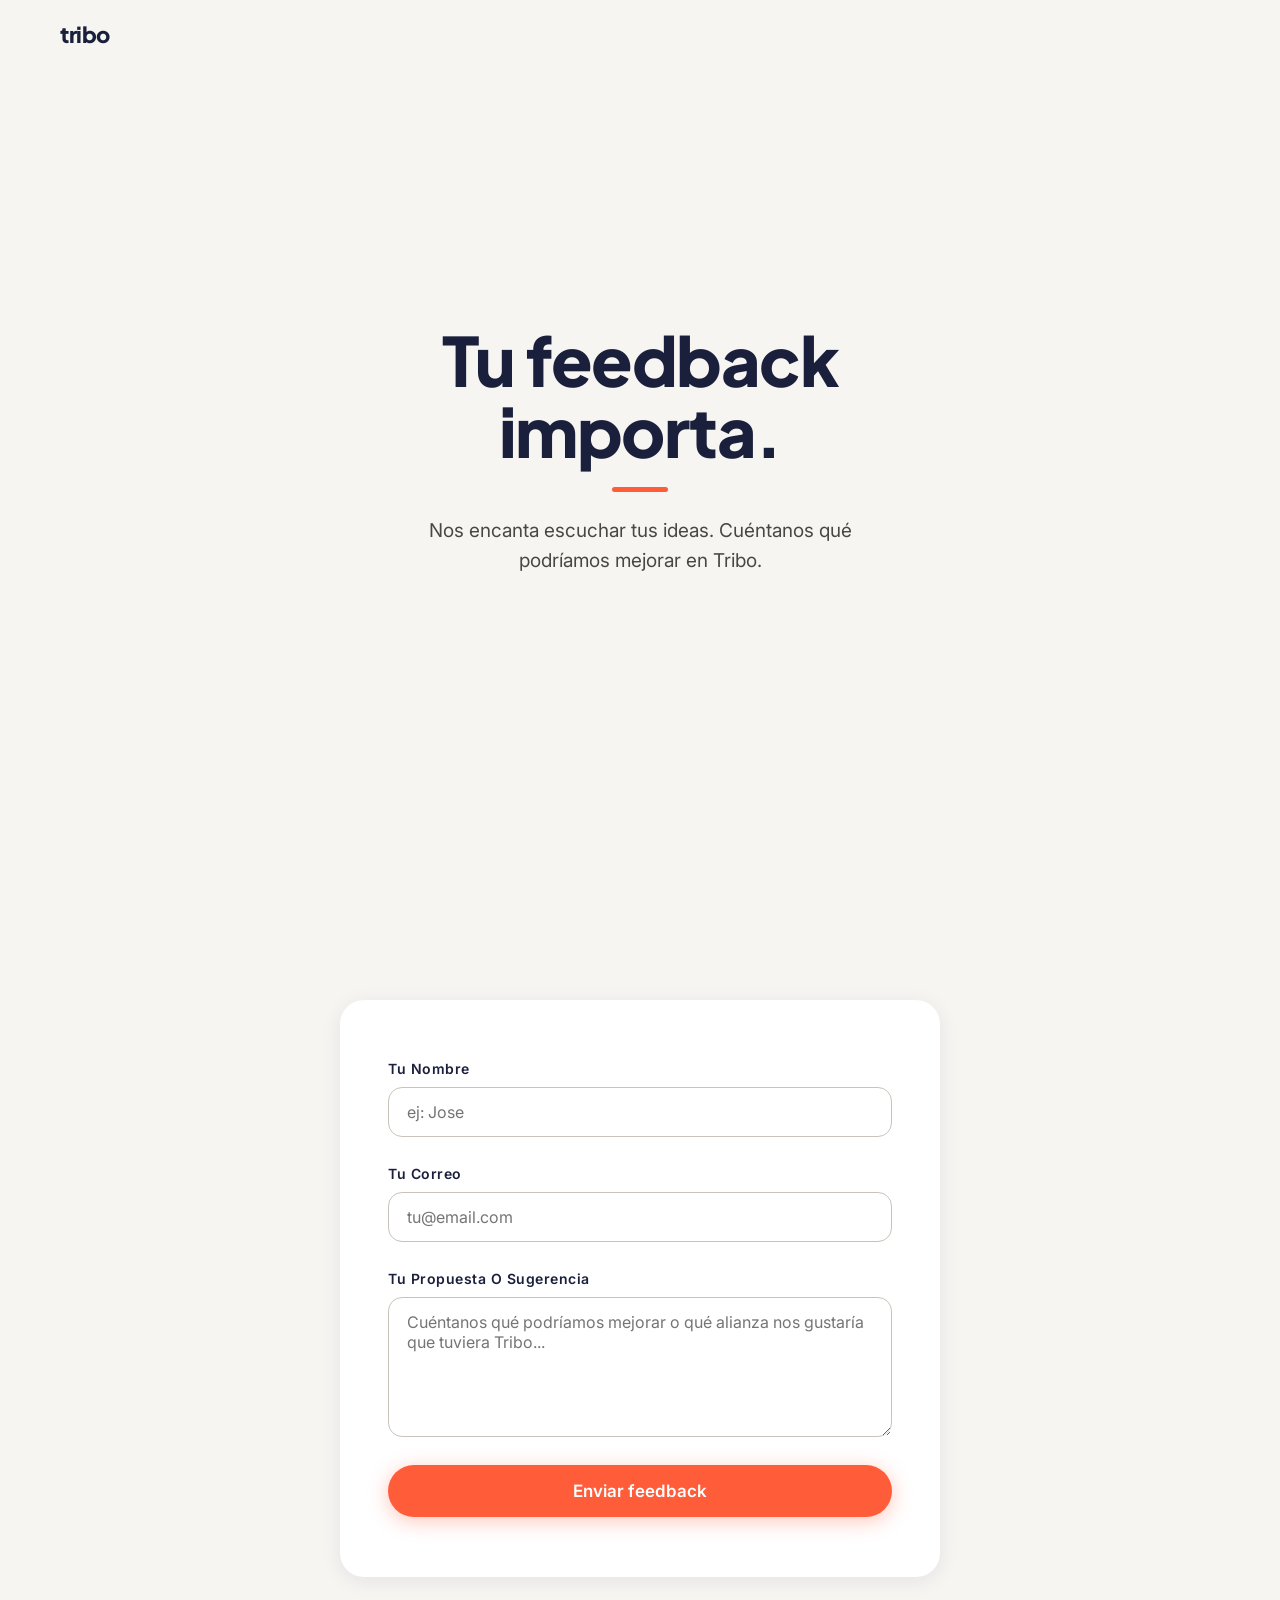
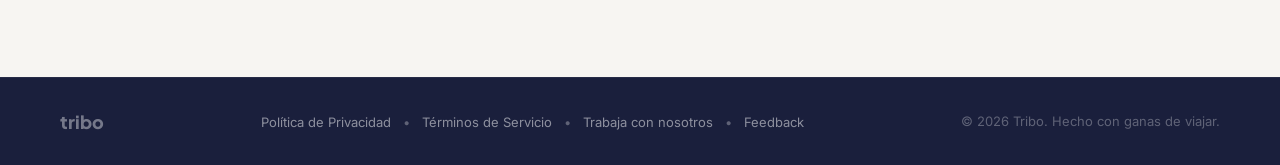
<file: feedback.html>
<!DOCTYPE html>
<html lang="es">
<head>
  <meta charset="UTF-8">
  <meta name="viewport" content="width=device-width, initial-scale=1.0">
  <title>Feedback — Tribo</title>
  <meta name="description" content="Cuéntanos tu sugerencia para mejorar Tribo.">
  <meta property="og:title" content="Feedback — Tribo">
  <meta property="og:description" content="Cuéntanos tu sugerencia para mejorar Tribo.">
  <meta property="og:type" content="website">
  <link rel="preconnect" href="https://fonts.googleapis.com">
  <link rel="preconnect" href="https://fonts.gstatic.com" crossorigin>
  <link rel="icon" type="image/png" href="Logo Tribo App.png">
  <link href="https://fonts.googleapis.com/css2?family=Plus+Jakarta+Sans:wght@700;800&family=Inter:wght@400;500;600&display=swap" rel="stylesheet">
  <link rel="stylesheet" href="styles.css">
</head>
<body>

  <!-- NAV -->
  <nav class="nav" id="nav">
    <div class="nav__inner">
      <a href="index.html" class="nav__logo">tribo</a>
    </div>
  </nav>

  <!-- HERO FEEDBACK -->
  <section class="hero hero--feedback" id="hero">
    <div class="hero__content reveal">
      <h1 class="hero__headline">Tu feedback<br>importa.</h1>
      <p class="hero__sub">Nos encanta escuchar tus ideas. Cuéntanos qué podríamos mejorar en Tribo.</p>
    </div>
  </section>

  <!-- FORMULARIO FEEDBACK -->
  <section class="section section--feedback-form" id="feedback-section">
    <div class="section__inner section__inner--form reveal">
      
      <!-- CONTENEDOR FORM -->
      <div class="feedback-form-container" id="feedbackFormContainer">
        <form class="feedback-form feedback-form--active" id="feedbackForm" novalidate>
          
          <div class="form-group">
            <label class="form-label" for="providerName">Tu nombre</label>
            <input 
              class="form-input" 
              id="providerName" 
              type="text" 
              name="providerName" 
              placeholder="ej: Jose"
              required
            >
          </div>

          <div class="form-group">
            <label class="form-label" for="email">Tu correo</label>
            <input 
              class="form-input" 
              id="email" 
              type="email" 
              name="email" 
              placeholder="tu@email.com"
              required
            >
          </div>

          <div class="form-group">
            <label class="form-label" for="proposal">Tu propuesta o sugerencia</label>
            <textarea 
              class="form-input form-input--textarea" 
              id="proposal" 
              name="proposal" 
              placeholder="Cuéntanos qué podríamos mejorar o qué alianza nos gustaría que tuviera Tribo..."
              required
            ></textarea>
          </div>

          <button type="submit" class="btn btn--primary" id="submitBtn">Enviar feedback</button>
        </form>
      </div>

      <!-- MENSAJE DE AGRADECIMIENTO (oculto al inicio) -->
      <div class="thank-you-message" id="thankYouMessage" style="display: none;">
        <div class="thank-you-message__content">
          <div class="thank-you-message__icon">✓</div>
          <h2 class="thank-you-message__title">¡Gracias!</h2>
          <p class="thank-you-message__text">
            Tu feedback nos ayuda a mejorar. Nos pondremos en contacto contigo pronto.
          </p>
          <p class="thank-you-message__text--secondary">
            Te contactaremos en <strong id="confirmEmail"></strong>
          </p>
          <a href="index.html" class="btn btn--dark" style="margin-top: 16px; max-width: 200px;">Volver al inicio</a>
        </div>
      </div>

    </div>
  </section>

  <!-- FOOTER -->
  <footer class="footer">
    <div class="footer__inner">
      <span class="footer__logo">tribo</span>
       <nav class="footer__links">
        <a href="privacidad.html" class="footer__link">Política de Privacidad</a>
        <span class="footer__separator">•</span>
        <a href="terminos.html" class="footer__link">Términos de Servicio</a>
        <span class="footer__separator">•</span>
        <a href="trabaja-con-nosotros.html" class="footer__link">Trabaja con nosotros</a>
        <span class="footer__separator">•</span>
        <a href="feedback.html" class="footer__link">Feedback</a>
       </nav>
      <p class="footer__copy">© 2026 Tribo. Hecho con ganas de viajar.</p>
    </div>
  </footer>

  <script src="main.js"></script>
  <script src="feedback.js"></script>
</body>
</html>
</file>
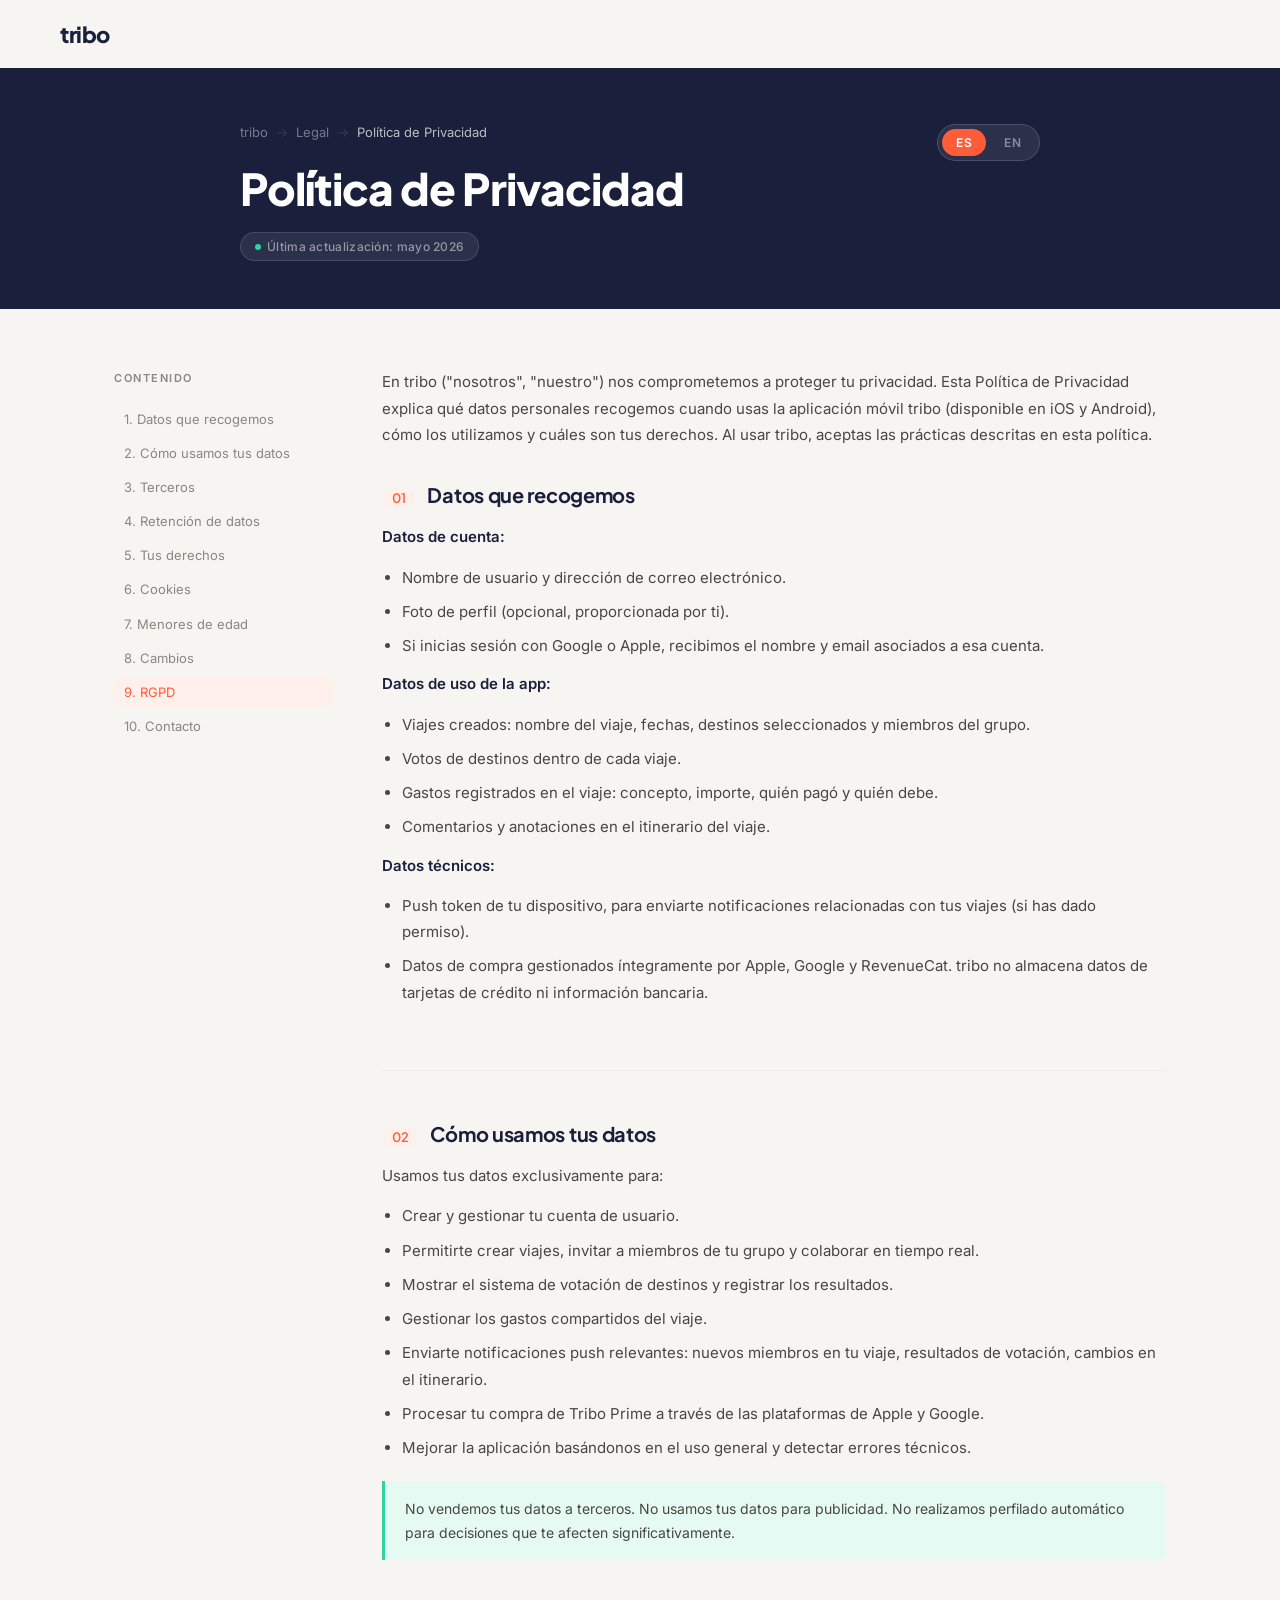
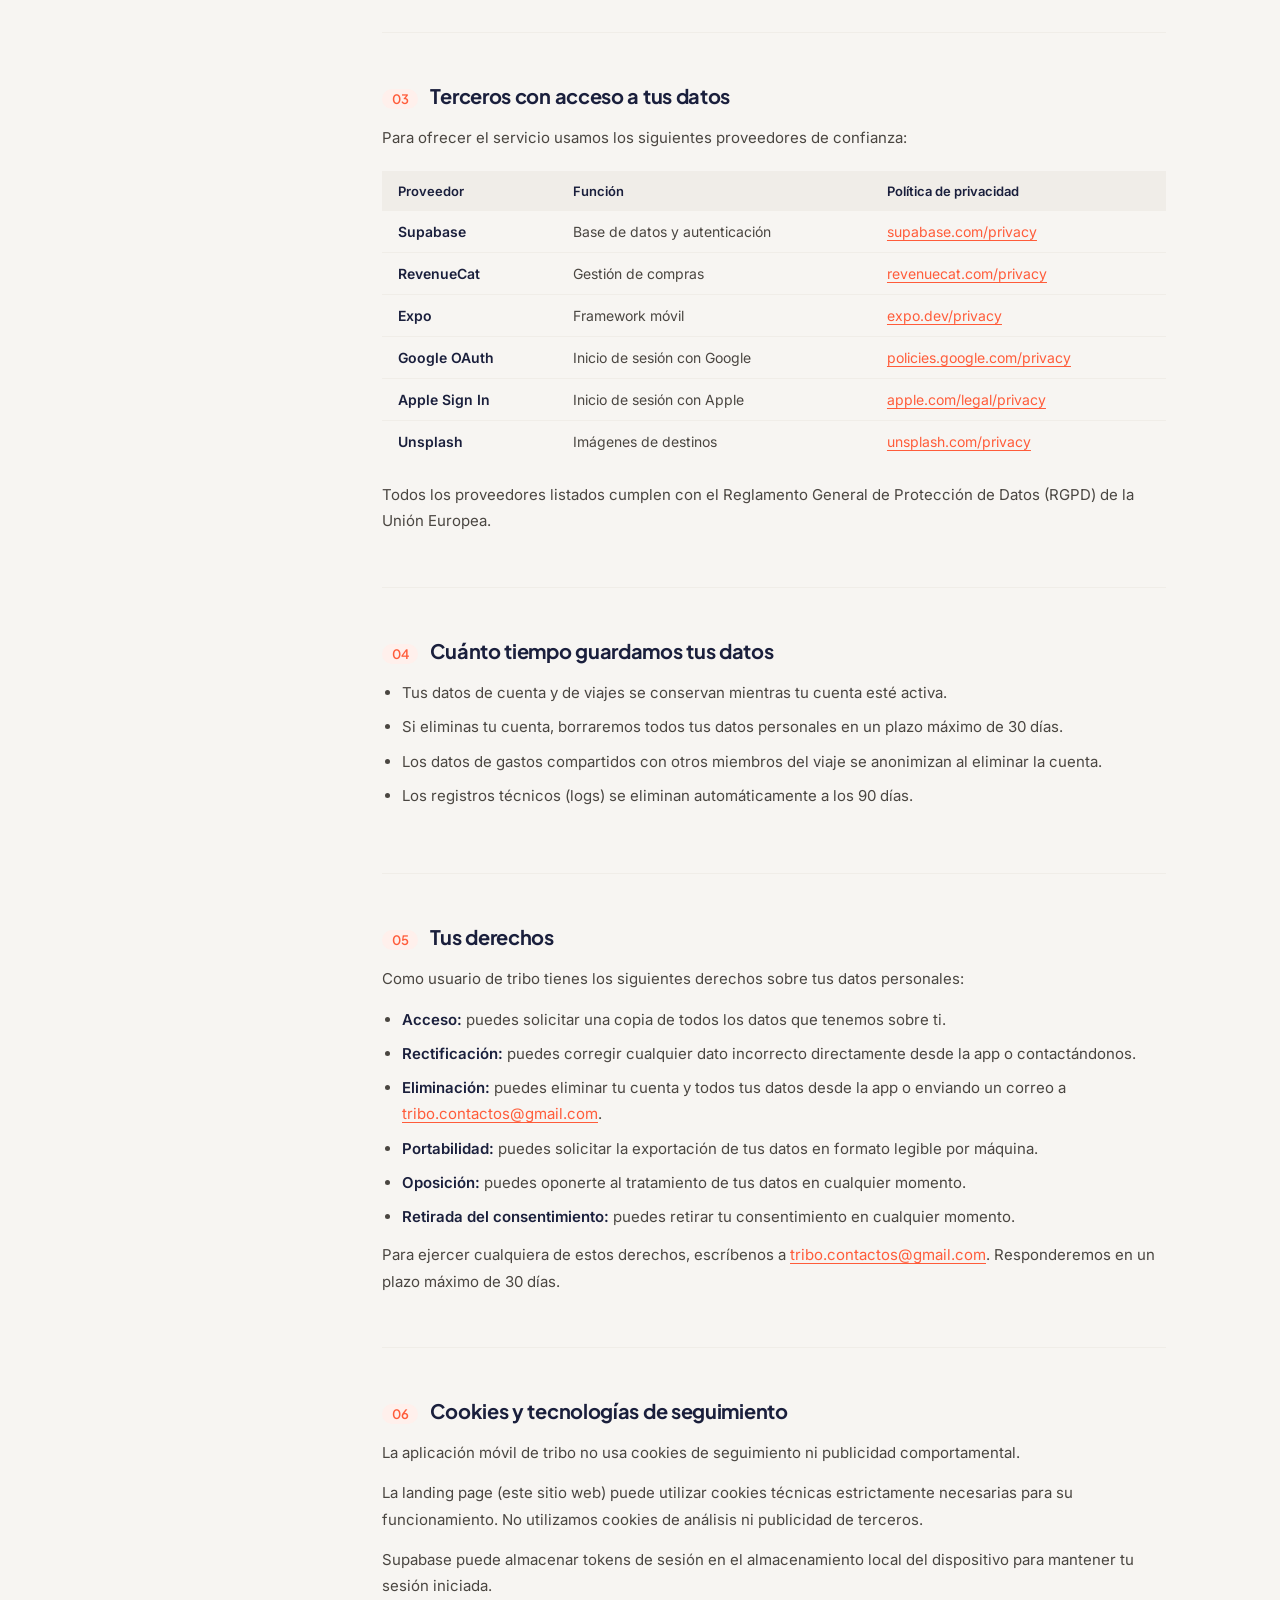
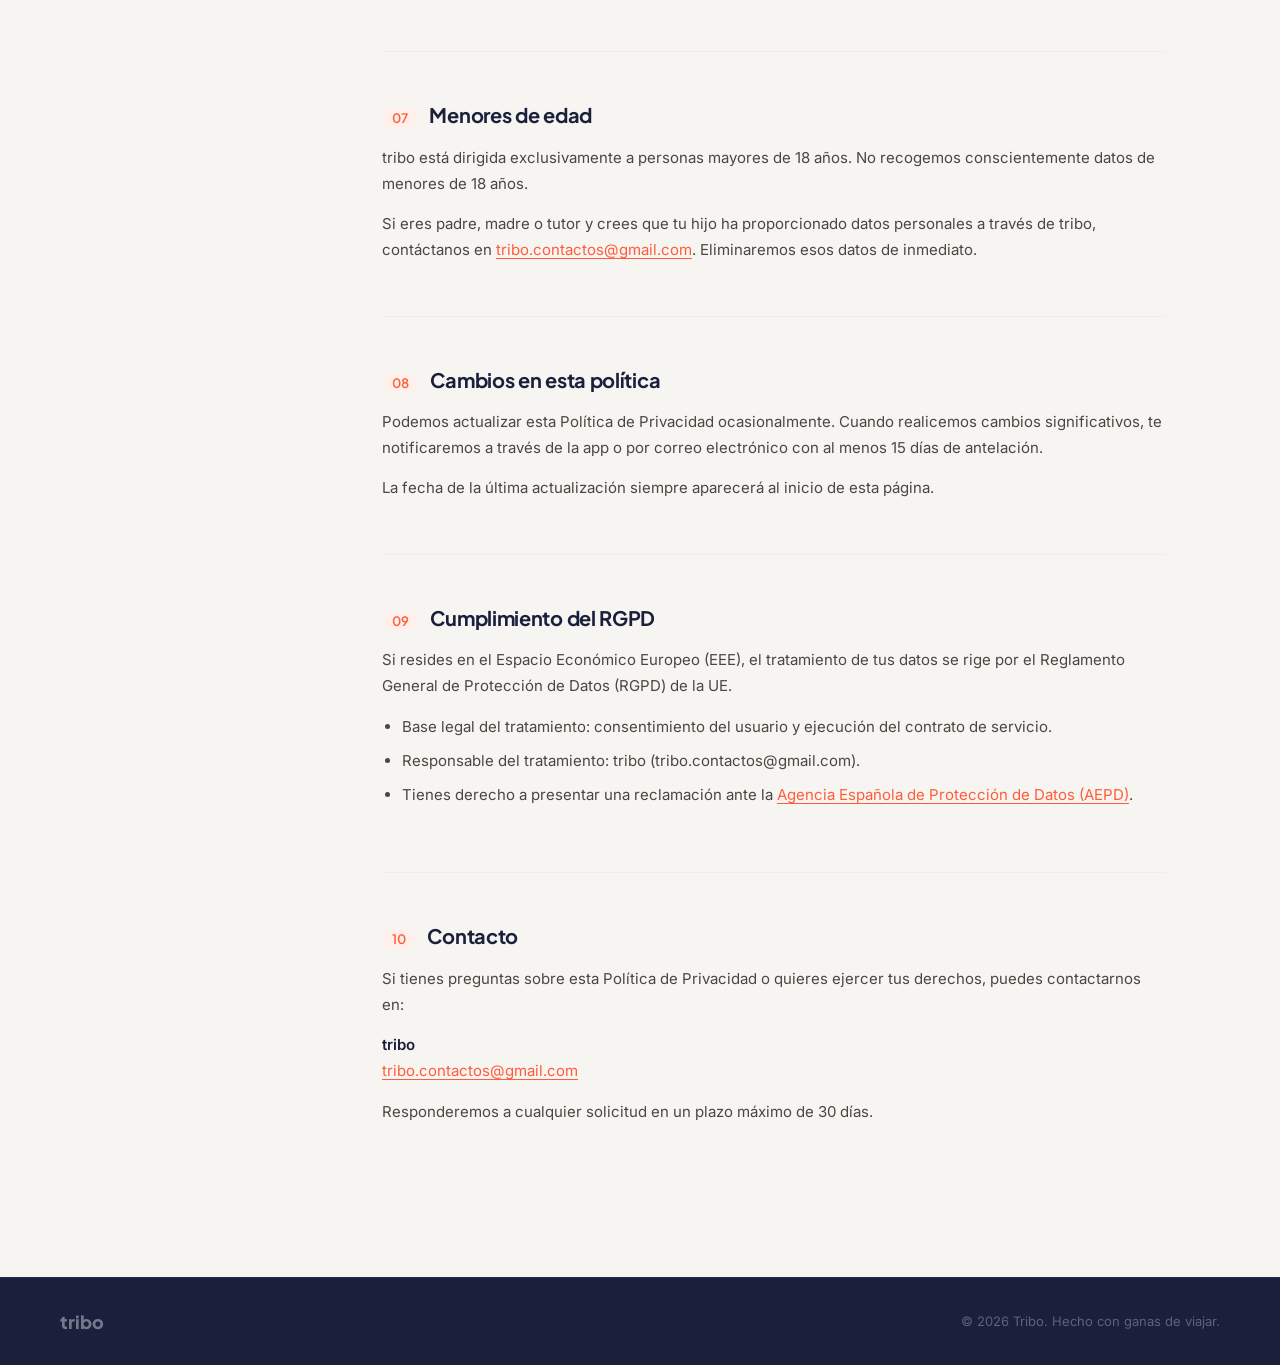
<file: privacidad.html>
<!DOCTYPE html>
<html lang="es">
<head>
  <meta charset="UTF-8">
  <meta name="viewport" content="width=device-width, initial-scale=1.0">
  <title>Política de Privacidad — tribo</title>
  <meta name="description" content="Política de privacidad de tribo. Cómo recogemos, usamos y protegemos tus datos.">
  <link rel="preconnect" href="https://fonts.googleapis.com">
  <link rel="preconnect" href="https://fonts.gstatic.com" crossorigin>
  <link rel="icon" type="image/png" href="Logo Tribo App.png">
  <link href="https://fonts.googleapis.com/css2?family=Plus+Jakarta+Sans:wght@700;800&family=Inter:wght@400;500;600&display=swap" rel="stylesheet">
  <link rel="stylesheet" href="styles.css">
  <link rel="stylesheet" href="legal.css">
</head>
<body class="legal-page">

  <!-- NAV -->
  <nav class="nav scrolled" id="nav">
    <div class="nav__inner">
      <a href="index.html" class="nav__logo">tribo</a>
    </div>
  </nav>

  <!-- HEADER LEGAL -->
  <header class="legal-header">
    <div class="legal-header__inner">
      <div class="lang-toggle" role="group" aria-label="Seleccionar idioma">
        <button class="lang-btn active" id="btn-es" onclick="setLang('es')" aria-pressed="true">ES</button>
        <button class="lang-btn" id="btn-en" onclick="setLang('en')" aria-pressed="false">EN</button>
      </div>

      <nav class="breadcrumb" aria-label="Ruta de navegación">
        <a href="index.html">tribo</a>
        <span class="breadcrumb__sep">→</span>
        <span>Legal</span>
        <span class="breadcrumb__sep">→</span>
        <span class="breadcrumb__current" data-es="Política de Privacidad" data-en="Privacy Policy">Política de Privacidad</span>
      </nav>

      <h1 class="legal-header__title" data-es="Política de Privacidad" data-en="Privacy Policy">Política de Privacidad</h1>
      <div class="legal-date-chip" data-es="Última actualización: mayo 2026" data-en="Last updated: May 2026">Última actualización: mayo 2026</div>
    </div>
  </header>

  <!-- BODY -->
  <div class="legal-body">

    <!-- ÍNDICE -->
    <aside class="legal-toc" aria-label="Índice">
      <p class="legal-toc__title" data-es="Contenido" data-en="Contents">Contenido</p>
      <ol class="legal-toc__list">
        <li><a href="#s1" data-es="1. Datos que recogemos" data-en="1. Data we collect">1. Datos que recogemos</a></li>
        <li><a href="#s2" data-es="2. Cómo usamos tus datos" data-en="2. How we use your data">2. Cómo usamos tus datos</a></li>
        <li><a href="#s3" data-es="3. Terceros" data-en="3. Third parties">3. Terceros</a></li>
        <li><a href="#s4" data-es="4. Retención de datos" data-en="4. Data retention">4. Retención de datos</a></li>
        <li><a href="#s5" data-es="5. Tus derechos" data-en="5. Your rights">5. Tus derechos</a></li>
        <li><a href="#s6" data-es="6. Cookies" data-en="6. Cookies">6. Cookies</a></li>
        <li><a href="#s7" data-es="7. Menores de edad" data-en="7. Minors">7. Menores de edad</a></li>
        <li><a href="#s8" data-es="8. Cambios" data-en="8. Changes">8. Cambios</a></li>
        <li><a href="#s9" data-es="9. RGPD" data-en="9. GDPR">9. RGPD</a></li>
        <li><a href="#s10" data-es="10. Contacto" data-en="10. Contact">10. Contacto</a></li>
      </ol>
    </aside>

    <!-- CONTENIDO -->
    <main class="legal-content">

      <!-- INTRO -->
      <div class="legal-section" style="border-bottom:none; padding-bottom:0; margin-bottom:36px;">
        <p data-es='En tribo ("nosotros", "nuestro") nos comprometemos a proteger tu privacidad. Esta Política de Privacidad explica qué datos personales recogemos cuando usas la aplicación móvil tribo (disponible en iOS y Android), cómo los utilizamos y cuáles son tus derechos. Al usar tribo, aceptas las prácticas descritas en esta política.' data-en='At tribo ("we", "our", "us") we are committed to protecting your privacy. This Privacy Policy explains what personal data we collect when you use the tribo mobile application (available on iOS and Android), how we use it, and what your rights are. By using tribo, you accept the practices described in this policy.'>
        En tribo ("nosotros", "nuestro") nos comprometemos a proteger tu privacidad. Esta Política de Privacidad explica qué datos personales recogemos cuando usas la aplicación móvil tribo (disponible en iOS y Android), cómo los utilizamos y cuáles son tus derechos. Al usar tribo, aceptas las prácticas descritas en esta política.
        </p>
      </div>

      <!-- S1 -->
      <section class="legal-section" id="s1">
        <h2 class="legal-section__title">
          <span class="legal-section__num">01</span>
          <span data-es="Datos que recogemos" data-en="Data we collect">Datos que recogemos</span>
        </h2>
        <p data-es="Recogemos únicamente los datos necesarios para que tribo funcione correctamente:" data-en="We collect only the data necessary for tribo to function properly:"></p>

        <p><strong data-es="Datos de cuenta:" data-en="Account data:">Datos de cuenta:</strong></p>
        <ul>
          <li data-es="Nombre de usuario y dirección de correo electrónico." data-en="Username and email address.">Nombre de usuario y dirección de correo electrónico.</li>
          <li data-es="Foto de perfil (opcional, proporcionada por ti)." data-en="Profile photo (optional, provided by you).">Foto de perfil (opcional, proporcionada por ti).</li>
          <li data-es="Si inicias sesión con Google o Apple, recibimos el nombre y email asociados a esa cuenta." data-en="If you sign in with Google or Apple, we receive the name and email associated with that account.">Si inicias sesión con Google o Apple, recibimos el nombre y email asociados a esa cuenta.</li>
        </ul>

        <p><strong data-es="Datos de uso de la app:" data-en="App usage data:">Datos de uso de la app:</strong></p>
        <ul>
          <li data-es="Viajes creados: nombre del viaje, fechas, destinos seleccionados y miembros del grupo." data-en="Trips created: trip name, dates, selected destinations, and group members.">Viajes creados: nombre del viaje, fechas, destinos seleccionados y miembros del grupo.</li>
          <li data-es="Votos de destinos dentro de cada viaje." data-en="Destination votes within each trip.">Votos de destinos dentro de cada viaje.</li>
          <li data-es="Gastos registrados en el viaje: concepto, importe, quién pagó y quién debe." data-en="Trip expenses: description, amount, who paid, and who owes.">Gastos registrados en el viaje: concepto, importe, quién pagó y quién debe.</li>
          <li data-es="Comentarios y anotaciones en el itinerario del viaje." data-en="Comments and notes in the trip itinerary.">Comentarios y anotaciones en el itinerario del viaje.</li>
        </ul>

        <p><strong data-es="Datos técnicos:" data-en="Technical data:">Datos técnicos:</strong></p>
        <ul>
          <li data-es="Push token de tu dispositivo, para enviarte notificaciones relacionadas con tus viajes (si has dado permiso)." data-en="Device push token, to send you notifications related to your trips (if you have granted permission).">Push token de tu dispositivo, para enviarte notificaciones relacionadas con tus viajes (si has dado permiso).</li>
          <li data-es="Datos de compra gestionados íntegramente por Apple, Google y RevenueCat. tribo no almacena datos de tarjetas de crédito ni información bancaria." data-en="Purchase data managed entirely by Apple, Google, and RevenueCat. tribo does not store credit card or banking information.">Datos de compra gestionados íntegramente por Apple, Google y RevenueCat. tribo no almacena datos de tarjetas de crédito ni información bancaria.</li>
        </ul>
      </section>

      <!-- S2 -->
      <section class="legal-section" id="s2">
        <h2 class="legal-section__title">
          <span class="legal-section__num">02</span>
          <span data-es="Cómo usamos tus datos" data-en="How we use your data">Cómo usamos tus datos</span>
        </h2>
        <p data-es="Usamos tus datos exclusivamente para:" data-en="We use your data exclusively to:">Usamos tus datos exclusivamente para:</p>
        <ul>
          <li data-es="Crear y gestionar tu cuenta de usuario." data-en="Create and manage your user account.">Crear y gestionar tu cuenta de usuario.</li>
          <li data-es="Permitirte crear viajes, invitar a miembros de tu grupo y colaborar en tiempo real." data-en="Allow you to create trips, invite group members, and collaborate in real time.">Permitirte crear viajes, invitar a miembros de tu grupo y colaborar en tiempo real.</li>
          <li data-es="Mostrar el sistema de votación de destinos y registrar los resultados." data-en="Display the destination voting system and record the results.">Mostrar el sistema de votación de destinos y registrar los resultados.</li>
          <li data-es="Gestionar los gastos compartidos del viaje." data-en="Manage shared trip expenses.">Gestionar los gastos compartidos del viaje.</li>
          <li data-es="Enviarte notificaciones push relevantes: nuevos miembros en tu viaje, resultados de votación, cambios en el itinerario (solo si lo has activado)." data-en="Send you relevant push notifications: new members in your trip, voting results, itinerary changes (only if you have enabled this).">Enviarte notificaciones push relevantes: nuevos miembros en tu viaje, resultados de votación, cambios en el itinerario.</li>
          <li data-es="Procesar tu compra de Tribo Prime a través de las plataformas de Apple y Google." data-en="Process your Tribo Prime purchase through Apple and Google platforms.">Procesar tu compra de Tribo Prime a través de las plataformas de Apple y Google.</li>
          <li data-es="Mejorar la aplicación basándonos en el uso general y detectar errores técnicos." data-en="Improve the application based on general usage and detect technical errors.">Mejorar la aplicación basándonos en el uso general y detectar errores técnicos.</li>
        </ul>
        <div class="legal-callout" data-es="No vendemos tus datos a terceros. No usamos tus datos para publicidad. No realizamos perfilado automático para decisiones que te afecten significativamente." data-en="We do not sell your data to third parties. We do not use your data for advertising. We do not carry out automated profiling for decisions that significantly affect you.">
          No vendemos tus datos a terceros. No usamos tus datos para publicidad. No realizamos perfilado automático para decisiones que te afecten significativamente.
        </div>
      </section>

      <!-- S3 -->
      <section class="legal-section" id="s3">
        <h2 class="legal-section__title">
          <span class="legal-section__num">03</span>
          <span data-es="Terceros con acceso a tus datos" data-en="Third parties with access to your data">Terceros con acceso a tus datos</span>
        </h2>
        <p data-es="Para ofrecer el servicio usamos los siguientes proveedores de confianza:" data-en="To provide the service we use the following trusted providers:">Para ofrecer el servicio usamos los siguientes proveedores de confianza:</p>

        <table class="legal-table">
          <thead>
            <tr>
              <th data-es="Proveedor" data-en="Provider">Proveedor</th>
              <th data-es="Función" data-en="Function">Función</th>
              <th data-es="Política de privacidad" data-en="Privacy policy">Política de privacidad</th>
            </tr>
          </thead>
          <tbody>
            <tr>
              <td><strong>Supabase</strong></td>
              <td data-es="Base de datos y autenticación. Almacena tu cuenta y los datos de tus viajes." data-en="Database and authentication. Stores your account and trip data.">Base de datos y autenticación</td>
              <td><a href="https://supabase.com/privacy" target="_blank" rel="noopener">supabase.com/privacy</a></td>
            </tr>
            <tr>
              <td><strong>RevenueCat</strong></td>
              <td data-es="Gestión de compras dentro de la app." data-en="In-app purchase management.">Gestión de compras</td>
              <td><a href="https://www.revenuecat.com/privacy" target="_blank" rel="noopener">revenuecat.com/privacy</a></td>
            </tr>
            <tr>
              <td><strong>Expo</strong></td>
              <td data-es="Framework del desarrollo de la app móvil." data-en="Mobile app development framework.">Framework móvil</td>
              <td><a href="https://expo.dev/privacy" target="_blank" rel="noopener">expo.dev/privacy</a></td>
            </tr>
            <tr>
              <td><strong>Google OAuth</strong></td>
              <td data-es="Opción de inicio de sesión con cuenta de Google." data-en="Sign-in option using a Google account.">Inicio de sesión con Google</td>
              <td><a href="https://policies.google.com/privacy" target="_blank" rel="noopener">policies.google.com/privacy</a></td>
            </tr>
            <tr>
              <td><strong>Apple Sign In</strong></td>
              <td data-es="Opción de inicio de sesión con Apple ID." data-en="Sign-in option using Apple ID.">Inicio de sesión con Apple</td>
              <td><a href="https://www.apple.com/legal/privacy/" target="_blank" rel="noopener">apple.com/legal/privacy</a></td>
            </tr>
            <tr>
              <td><strong>Unsplash</strong></td>
              <td data-es="Imágenes de destinos mostradas en la app. Solo se consulta la API, no se comparten datos de usuario." data-en="Destination images shown in the app. Only the API is queried; no user data is shared.">Imágenes de destinos</td>
              <td><a href="https://unsplash.com/privacy" target="_blank" rel="noopener">unsplash.com/privacy</a></td>
            </tr>
          </tbody>
        </table>

        <p data-es="Todos los proveedores listados cumplen con el Reglamento General de Protección de Datos (RGPD) de la Unión Europea." data-en="All listed providers comply with the European Union's General Data Protection Regulation (GDPR).">Todos los proveedores listados cumplen con el Reglamento General de Protección de Datos (RGPD) de la Unión Europea.</p>
      </section>

      <!-- S4 -->
      <section class="legal-section" id="s4">
        <h2 class="legal-section__title">
          <span class="legal-section__num">04</span>
          <span data-es="Cuánto tiempo guardamos tus datos" data-en="How long we keep your data">Cuánto tiempo guardamos tus datos</span>
        </h2>
        <ul>
          <li data-es="Tus datos de cuenta y de viajes se conservan mientras tu cuenta esté activa." data-en="Your account and trip data are retained while your account is active.">Tus datos de cuenta y de viajes se conservan mientras tu cuenta esté activa.</li>
          <li data-es="Si eliminas tu cuenta, borraremos todos tus datos personales en un plazo máximo de 30 días." data-en="If you delete your account, we will delete all your personal data within a maximum of 30 days.">Si eliminas tu cuenta, borraremos todos tus datos personales en un plazo máximo de 30 días.</li>
          <li data-es="Los datos de gastos compartidos con otros miembros del viaje se anonomizan al eliminar la cuenta, para no afectar al historial del grupo." data-en="Shared expense data with other trip members is anonymised upon account deletion, so as not to affect the group's history.">Los datos de gastos compartidos con otros miembros del viaje se anonimizan al eliminar la cuenta.</li>
          <li data-es="Los registros técnicos (logs) se eliminan automáticamente a los 90 días." data-en="Technical logs are automatically deleted after 90 days.">Los registros técnicos (logs) se eliminan automáticamente a los 90 días.</li>
        </ul>
      </section>

      <!-- S5 -->
      <section class="legal-section" id="s5">
        <h2 class="legal-section__title">
          <span class="legal-section__num">05</span>
          <span data-es="Tus derechos" data-en="Your rights">Tus derechos</span>
        </h2>
        <p data-es="Como usuario de tribo tienes los siguientes derechos sobre tus datos personales:" data-en="As a tribo user you have the following rights over your personal data:">Como usuario de tribo tienes los siguientes derechos sobre tus datos personales:</p>
        <ul>
          <li><strong data-es="Acceso:" data-en="Access:">Acceso:</strong> <span data-es="puedes solicitar una copia de todos los datos que tenemos sobre ti." data-en="you can request a copy of all data we hold about you.">puedes solicitar una copia de todos los datos que tenemos sobre ti.</span></li>
          <li><strong data-es="Rectificación:" data-en="Rectification:">Rectificación:</strong> <span data-es="puedes corregir cualquier dato incorrecto directamente desde la app en Perfil → Ajustes, o contactándonos." data-en="you can correct any incorrect data directly from the app under Profile → Settings, or by contacting us.">puedes corregir cualquier dato incorrecto directamente desde la app o contactándonos.</span></li>
          <li><strong data-es="Eliminación:" data-en="Deletion:">Eliminación:</strong> <span data-es="puedes eliminar tu cuenta y todos tus datos desde la app en Perfil → Ajustes → Eliminar cuenta, o enviando un correo a" data-en="you can delete your account and all your data from the app under Profile → Settings → Delete account, or by emailing">puedes eliminar tu cuenta y todos tus datos desde la app o enviando un correo a</span> <a href="mailto:tribo.contactos@gmail.com">tribo.contactos@gmail.com</a>.</li>
          <li><strong data-es="Portabilidad:" data-en="Portability:">Portabilidad:</strong> <span data-es="puedes solicitar la exportación de tus datos en formato legible por máquina." data-en="you can request an export of your data in machine-readable format.">puedes solicitar la exportación de tus datos en formato legible por máquina.</span></li>
          <li><strong data-es="Oposición:" data-en="Objection:">Oposición:</strong> <span data-es="puedes oponerte al tratamiento de tus datos en cualquier momento." data-en="you can object to the processing of your data at any time.">puedes oponerte al tratamiento de tus datos en cualquier momento.</span></li>
          <li><strong data-es="Retirada del consentimiento:" data-en="Withdrawal of consent:">Retirada del consentimiento:</strong> <span data-es="puedes retirar tu consentimiento en cualquier momento sin que afecte a la licitud del tratamiento previo." data-en="you can withdraw your consent at any time without affecting the lawfulness of prior processing.">puedes retirar tu consentimiento en cualquier momento.</span></li>
        </ul>
        <p data-es="Para ejercer cualquiera de estos derechos, escríbenos a" data-en="To exercise any of these rights, write to us at">Para ejercer cualquiera de estos derechos, escríbenos a <a href="mailto:tribo.contactos@gmail.com">tribo.contactos@gmail.com</a>. <span data-es="Responderemos en un plazo máximo de 30 días." data-en="We will respond within a maximum of 30 days.">Responderemos en un plazo máximo de 30 días.</span></p>
      </section>

      <!-- S6 -->
      <section class="legal-section" id="s6">
        <h2 class="legal-section__title">
          <span class="legal-section__num">06</span>
          <span data-es="Cookies y tecnologías de seguimiento" data-en="Cookies and tracking technologies">Cookies y tecnologías de seguimiento</span>
        </h2>
        <p data-es="La aplicación móvil de tribo no usa cookies de seguimiento ni publicidad comportamental." data-en="The tribo mobile app does not use tracking cookies or behavioural advertising.">La aplicación móvil de tribo no usa cookies de seguimiento ni publicidad comportamental.</p>
        <p data-es="La landing page (este sitio web) puede utilizar cookies técnicas estrictamente necesarias para su funcionamiento. No utilizamos cookies de análisis ni publicidad de terceros en la web." data-en="The landing page (this website) may use strictly necessary technical cookies for its operation. We do not use analytics or third-party advertising cookies on the website.">La landing page (este sitio web) puede utilizar cookies técnicas estrictamente necesarias para su funcionamiento. No utilizamos cookies de análisis ni publicidad de terceros.</p>
        <p data-es="Supabase puede almacenar tokens de sesión en el almacenamiento local del dispositivo para mantener tu sesión iniciada. Estos datos no se comparten con terceros y son necesarios para el funcionamiento de la app." data-en="Supabase may store session tokens in the device's local storage to keep you logged in. This data is not shared with third parties and is necessary for the app to function.">Supabase puede almacenar tokens de sesión en el almacenamiento local del dispositivo para mantener tu sesión iniciada.</p>
      </section>

      <!-- S7 -->
      <section class="legal-section" id="s7">
        <h2 class="legal-section__title">
          <span class="legal-section__num">07</span>
          <span data-es="Menores de edad" data-en="Minors">Menores de edad</span>
        </h2>
        <p data-es="tribo está dirigida exclusivamente a personas mayores de 18 años. No recogemos conscientemente datos de menores de 18 años." data-en="tribo is intended exclusively for people aged 18 and over. We do not knowingly collect data from anyone under 18.">tribo está dirigida exclusivamente a personas mayores de 18 años. No recogemos conscientemente datos de menores de 18 años.</p>
        <p data-es="Si eres padre, madre o tutor y crees que tu hijo ha proporcionado datos personales a través de tribo, contáctanos en" data-en="If you are a parent or guardian and believe your child has provided personal data through tribo, please contact us at">Si eres padre, madre o tutor y crees que tu hijo ha proporcionado datos personales a través de tribo, contáctanos en <a href="mailto:tribo.contactos@gmail.com">tribo.contactos@gmail.com</a>. <span data-es="Eliminaremos esos datos de inmediato." data-en="We will delete that data immediately.">Eliminaremos esos datos de inmediato.</span></p>
      </section>

      <!-- S8 -->
      <section class="legal-section" id="s8">
        <h2 class="legal-section__title">
          <span class="legal-section__num">08</span>
          <span data-es="Cambios en esta política" data-en="Changes to this policy">Cambios en esta política</span>
        </h2>
        <p data-es="Podemos actualizar esta Política de Privacidad ocasionalmente para reflejar cambios en la app o en la legislación aplicable. Cuando realicemos cambios significativos, te notificaremos a través de la app o por correo electrónico con al menos 15 días de antelación." data-en="We may update this Privacy Policy occasionally to reflect changes in the app or applicable legislation. When we make significant changes, we will notify you through the app or by email at least 15 days in advance.">Podemos actualizar esta Política de Privacidad ocasionalmente. Cuando realicemos cambios significativos, te notificaremos a través de la app o por correo electrónico con al menos 15 días de antelación.</p>
        <p data-es="La fecha de la última actualización siempre aparecerá al inicio de esta página." data-en="The date of the last update will always appear at the top of this page.">La fecha de la última actualización siempre aparecerá al inicio de esta página.</p>
      </section>

      <!-- S9 -->
      <section class="legal-section" id="s9">
        <h2 class="legal-section__title">
          <span class="legal-section__num">09</span>
          <span data-es="Cumplimiento del RGPD" data-en="GDPR Compliance">Cumplimiento del RGPD</span>
        </h2>
        <p data-es="Si resides en el Espacio Económico Europeo (EEE), el tratamiento de tus datos se rige por el Reglamento General de Protección de Datos (RGPD) de la UE." data-en="If you reside in the European Economic Area (EEA), the processing of your data is governed by the EU General Data Protection Regulation (GDPR).">Si resides en el Espacio Económico Europeo (EEE), el tratamiento de tus datos se rige por el Reglamento General de Protección de Datos (RGPD) de la UE.</p>
        <ul>
          <li data-es="Base legal del tratamiento: consentimiento del usuario y ejecución del contrato de servicio." data-en="Legal basis for processing: user consent and performance of the service contract.">Base legal del tratamiento: consentimiento del usuario y ejecución del contrato de servicio.</li>
          <li data-es="Responsable del tratamiento: tribo (tribo.contactos@gmail.com)." data-en="Data controller: tribo (tribo.contactos@gmail.com).">Responsable del tratamiento: tribo (tribo.contactos@gmail.com).</li>
          <li data-es="Tienes derecho a presentar una reclamación ante la Agencia Española de Protección de Datos (AEPD) en aepd.es si consideras que el tratamiento de tus datos no es correcto." data-en="You have the right to lodge a complaint with the Spanish Data Protection Agency (AEPD) at aepd.es if you believe the processing of your data is not correct.">Tienes derecho a presentar una reclamación ante la <a href="https://www.aepd.es" target="_blank" rel="noopener">Agencia Española de Protección de Datos (AEPD)</a>.</li>
        </ul>
      </section>

      <!-- S10 -->
      <section class="legal-section" id="s10">
        <h2 class="legal-section__title">
          <span class="legal-section__num">10</span>
          <span data-es="Contacto" data-en="Contact">Contacto</span>
        </h2>
        <p data-es="Si tienes preguntas sobre esta Política de Privacidad o quieres ejercer tus derechos, puedes contactarnos en:" data-en="If you have questions about this Privacy Policy or wish to exercise your rights, you can contact us at:">Si tienes preguntas sobre esta Política de Privacidad o quieres ejercer tus derechos, puedes contactarnos en:</p>
        <p><strong>tribo</strong><br>
        <a href="mailto:tribo.contactos@gmail.com">tribo.contactos@gmail.com</a></p>
        <p data-es="Responderemos a cualquier solicitud en un plazo máximo de 30 días." data-en="We will respond to any request within a maximum of 30 days.">Responderemos a cualquier solicitud en un plazo máximo de 30 días.</p>
      </section>

    </main>
  </div>

  <!-- FOOTER -->
  <footer class="footer">
    <div class="footer__inner">
      <span class="footer__logo">tribo</span>
      <p class="footer__copy">© 2026 Tribo. Hecho con ganas de viajar.</p>
    </div>
  </footer>

  <script>
    // ==========================================
    // LANG TOGGLE
    // ==========================================
    let currentLang = 'es';

    function setLang(lang) {
      currentLang = lang;

      // Update button states
      document.getElementById('btn-es').classList.toggle('active', lang === 'es');
      document.getElementById('btn-en').classList.toggle('active', lang === 'en');
      document.getElementById('btn-es').setAttribute('aria-pressed', lang === 'es');
      document.getElementById('btn-en').setAttribute('aria-pressed', lang === 'en');

      // Update html lang attribute
      document.documentElement.lang = lang;

      // Swap all data-es / data-en content
      document.querySelectorAll(`[data-${lang}]`).forEach(el => {
        el.textContent = el.getAttribute(`data-${lang}`);
      });

      // Update page title
      document.title = lang === 'es'
        ? 'Política de Privacidad — tribo'
        : 'Privacy Policy — tribo';
    }

    // ==========================================
    // TOC — active link on scroll
    // ==========================================
    const sections = document.querySelectorAll('.legal-section[id]');
    const tocLinks = document.querySelectorAll('.legal-toc__list a');

    const observer = new IntersectionObserver((entries) => {
      entries.forEach(entry => {
        if (entry.isIntersecting) {
          tocLinks.forEach(link => {
            link.classList.toggle('active', link.getAttribute('href') === '#' + entry.target.id);
          });
        }
      });
    }, { rootMargin: '-20% 0px -70% 0px' });

    sections.forEach(s => observer.observe(s));

    // ==========================================
    // NAV scroll
    // ==========================================
    window.addEventListener('scroll', () => {
      document.getElementById('nav').classList.toggle('scrolled', window.scrollY > 10);
    }, { passive: true });
  </script>

</body>
</html>
</file>
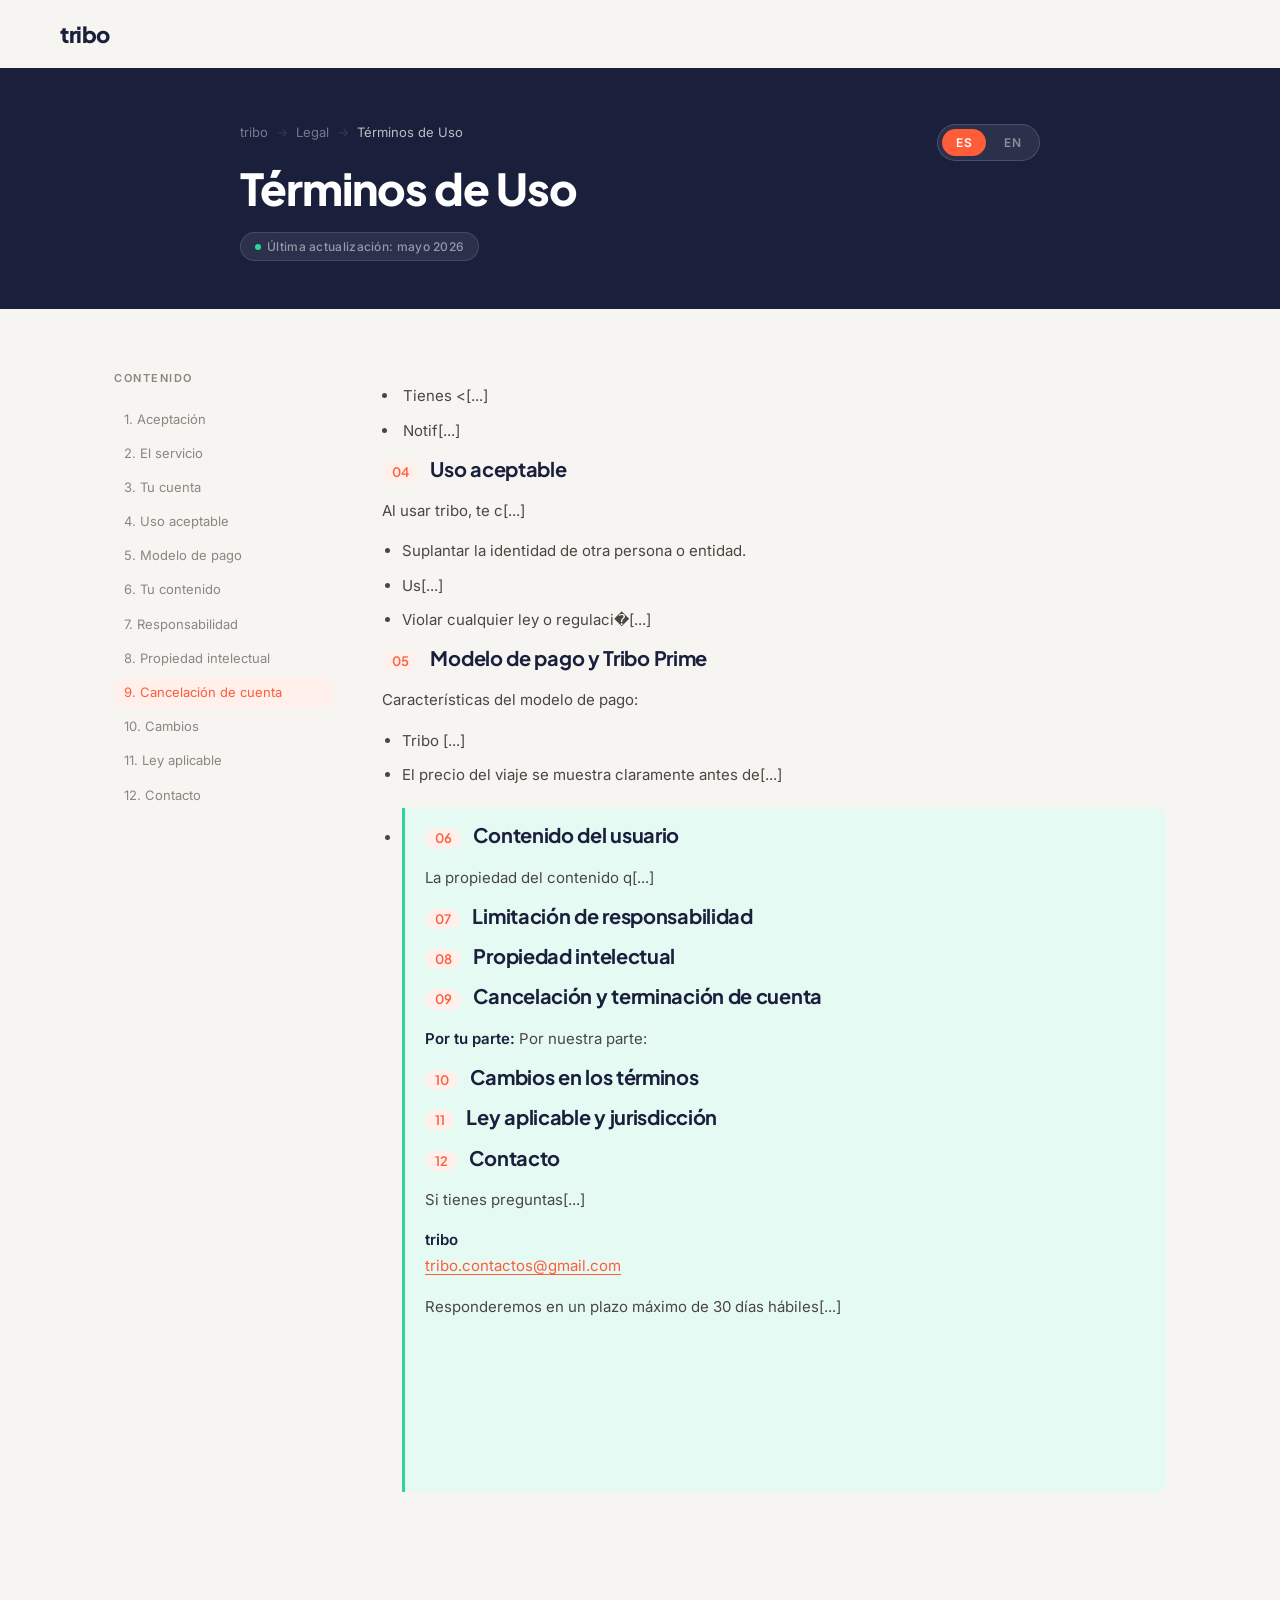
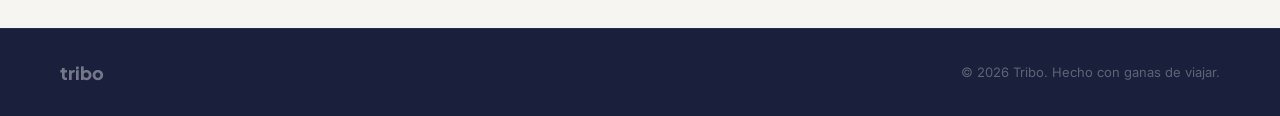
<file: terminos.html>
<!DOCTYPE html>
<html lang="es">
<head>
  <meta charset="UTF-8">
  <meta name="viewport" content="width=device-width, initial-scale=1.0">
  <title>Términos de Uso — tribo</title>
  <meta name="description" content="Términos de uso de tribo. Condiciones para usar la aplicación de planificación de viajes en grupo.">
  <link rel="preconnect" href="https://fonts.googleapis.com">
  <link rel="preconnect" href="https://fonts.gstatic.com" crossorigin>
  <link rel="icon" type="image/png" href="Logo Tribo App.png">
  <link href="https://fonts.googleapis.com/css2?family=Plus+Jakarta+Sans:wght@700;800&family=Inter:wght@400;500;600&display=swap" rel="stylesheet">
  <link rel="stylesheet" href="styles.css">
  <link rel="stylesheet" href="legal.css">
</head>
<body class="legal-page">

  <!-- NAV -->
  <nav class="nav scrolled" id="nav">
    <div class="nav__inner">
      <a href="index.html" class="nav__logo">tribo</a>
    </div>
  </nav>

  <!-- HEADER LEGAL -->
  <header class="legal-header">
    <div class="legal-header__inner">
      <div class="lang-toggle" role="group" aria-label="Seleccionar idioma">
        <button class="lang-btn active" id="btn-es" onclick="setLang('es')" aria-pressed="true">ES</button>
        <button class="lang-btn" id="btn-en" onclick="setLang('en')" aria-pressed="false">EN</button>
      </div>

      <nav class="breadcrumb" aria-label="Ruta de navegación">
        <a href="index.html">tribo</a>
        <span class="breadcrumb__sep">→</span>
        <span>Legal</span>
        <span class="breadcrumb__sep">→</span>
        <span class="breadcrumb__current" data-es="Términos de Uso" data-en="Terms of Use">Términos de Uso</span>
      </nav>

      <h1 class="legal-header__title" data-es="Términos de Uso" data-en="Terms of Use">Términos de Uso</h1>
      <div class="legal-date-chip" data-es="Última actualización: mayo 2026" data-en="Last updated: May 2026">Última actualización: mayo 2026</div>
    </div>
  </header>

  <!-- BODY -->
  <div class="legal-body">

    <!-- ÍNDICE -->
    <aside class="legal-toc" aria-label="Índice">
      <p class="legal-toc__title" data-es="Contenido" data-en="Contents">Contenido</p>
      <ol class="legal-toc__list">
        <li><a href="#s1" data-es="1. Aceptación" data-en="1. Acceptance">1. Aceptación</a></li>
        <li><a href="#s2" data-es="2. El servicio" data-en="2. The service">2. El servicio</a></li>
        <li><a href="#s3" data-es="3. Tu cuenta" data-en="3. Your account">3. Tu cuenta</a></li>
        <li><a href="#s4" data-es="4. Uso aceptable" data-en="4. Acceptable use">4. Uso aceptable</a></li>
        <li><a href="#s5" data-es="5. Modelo de pago" data-en="5. Payment model">5. Modelo de pago</a></li>
        <li><a href="#s6" data-es="6. Tu contenido" data-en="6. Your content">6. Tu contenido</a></li>
        <li><a href="#s7" data-es="7. Responsabilidad" data-en="7. Liability">7. Responsabilidad</a></li>
        <li><a href="#s8" data-es="8. Propiedad intelectual" data-en="8. Intellectual property">8. Propiedad intelectual</a></li>
        <li><a href="#s9" data-es="9. Cancelación de cuenta" data-en="9. Account termination">9. Cancelación de cuenta</a></li>
        <li><a href="#s10" data-es="10. Cambios en los términos" data-en="10. Changes to terms">10. Cambios</a></li>
        <li><a href="#s11" data-es="11. Ley aplicable" data-en="11. Governing law">11. Ley aplicable</a></li>
        <li><a href="#s12" data-es="12. Contacto" data-en="12. Contact">12. Contacto</a></li>
      </ol>
    </aside>

    <!-- CONTENIDO -->
    <main class="legal-content">

      <!-- INTRO -->
      <div class="legal-section" style="border-bottom:none; padding-bottom:0; margin-bottom:36px;">
        <p data-es='Estos Términos de Uso regulan el acceso y uso de la aplicación móvil tribo ("tribo", "la app", "el servicio"), operada por tribo. Al crear una cuenta o usar la aplicación, [...]
        Estos Términos de Uso regulan el acceso y uso de la aplicación móvil tribo ("tribo", "la app", "el servicio"), operada por tribo. Al crear una cuenta o usar la aplicación, aceptas esto[...]
        </p>
      </div>

      <!-- S1 -->
      <section class="legal-section" id="s1">
        <h2 class="legal-section__title">
          <span class="legal-section__num">01</span>
          <span data-es="Aceptación de los términos" data-en="Acceptance of terms">Aceptación de los términos</span>
        </h2>
        <p data-es="Al descargar, instalar o usar tribo, confirmas que has leído, entendido y aceptas quedar vinculado por estos Términos de Uso y por nuestra Política de Privacidad." data-en="[...]
        <p data-es="Estos términos constituyen un acuerdo legal entre tú y tribo." data-en="These terms constitute a legal agreement between you and tribo.">Estos términos constituyen un acuerd[...]
      </section>

      <!-- S2 -->
      <section class="legal-section" id="s2">
        <h2 class="legal-section__title">
          <span class="legal-section__num">02</span>
          <span data-es="Descripción del servicio" data-en="Description of the service">Descripción del servicio</span>
        </h2>
        <p data-es="tribo es una aplicación móvil de planificación de viajes en grupo que permite a los usuarios:" data-en="tribo is a group travel planning mobile application that allows users[...]
        <ul>
          <li data-es="Crear grupos de viaje e invitar a amigos mediante un enlace de invitación." data-en="Create travel groups and invite friends via an invitation link.">Crear grupos de viaje [...]
          <li data-es="Votar destinos de viaje mediante un sistema de swipe gamificado con posibilidad de veto." data-en="Vote on travel destinations using a gamified swipe system with the option [...]
          <li data-es="Construir un itinerario colaborativo en tiempo real." data-en="Build a collaborative real-time itinerary.">Construir un itinerario colaborativo en tiempo real.</li>
          <li data-es="Registrar y dividir los gastos del viaje entre los miembros del grupo." data-en="Record and split trip expenses among group members.">Registrar y dividir los gastos del viaj[...]
        </ul>
        <p data-es="tribo se reserva el derecho de modificar, suspender o interrumpir cualquier parte del servicio con aviso previo razonable a los usuarios." data-en="tribo reserves the right to[...]
      </section>

      <!-- S3 -->
      <section class="legal-section" id="s3">
        <h2 class="legal-section__title">
          <span class="legal-section__num">03</span>
          <span data-es="Registro y cuenta de usuario" data-en="Registration and user account">Registro y cuenta de usuario</span>
        </h2>
        <p data-es="Para acceder a las funcionalidades de tribo es necesario crear una cuenta. Al registrarte, declaras que:" data-en="To access tribo's features you must create an account. By re[...]
        <ul>
          <li data-es="Tienes 18 años o más. tribo no está disponible para menores de 18 años." data-en="You are 18 years of age or older. tribo is not available to anyone under 18.">Tienes <[...]
          <li data-es="La información que proporcionas durante el registro es veraz, precisa y actualizada." data-en="The information you provide during registration is truthful, accurate and up[...]
          <li data-es="Eres el único responsable de mantener la confidencialidad de tu contraseña y de todas las actividades que ocurran bajo tu cuenta." data-en="You are solely responsible for[...]
          <li data-es="Notificarás a tribo de inmediato ante cualquier uso no autorizado de tu cuenta." data-en="You will notify tribo immediately of any unauthorised use of your account.">Notif[...]
        </ul>
        <p data-es="No está permitido crear más de una cuenta por persona ni transferir tu cuenta a otra persona." data-en="It is not permitted to create more than one account per person or to [...]
      </section>

      <!-- S4 -->
      <section class="legal-section" id="s4">
        <h2 class="legal-section__title">
          <span class="legal-section__num">04</span>
          <span data-es="Uso aceptable" data-en="Acceptable use">Uso aceptable</span>
        </h2>
        <p data-es="Al usar tribo, te comprometes a no realizar ninguna de las siguientes acciones:" data-en="By using tribo, you agree not to carry out any of the following:">Al usar tribo, te c[...]
        <ul>
          <li data-es="Publicar, compartir o transmitir contenido ilegal, fraudulento, difamatorio, amenazante, obsceno, discriminatorio o que incite al odio." data-en="Post, share or transmit il[...]
          <li data-es="Usar la app para enviar spam, publicidad no solicitada o mensajes masivos a otros usuarios." data-en="Use the app to send spam, unsolicited advertising or bulk messages to [...]
          <li data-es="Intentar acceder, interferir o dañar los sistemas informáticos, servidores o redes de tribo o de terceros (hacking, malware, ataques DDoS, etc.)." data-en="Attempt to acc[...]
          <li data-es="Suplantar la identidad de otra persona o entidad." data-en="Impersonate another person or entity.">Suplantar la identidad de otra persona o entidad.</li>
          <li data-es="Usar medios automáticos (bots, scrapers) para acceder o extraer datos de la app." data-en="Use automated means (bots, scrapers) to access or extract data from the app.">Us[...]
          <li data-es="Violar cualquier ley o regulación aplicable en tu jurisdicción." data-en="Violate any applicable law or regulation in your jurisdiction.">Violar cualquier ley o regulaci�[...]
        </ul>
        <p data-es="tribo puede suspender o eliminar las cuentas que incumplan estas normas sin previo aviso." data-en="tribo may suspend or delete accounts that violate these rules without prior[...]
      </section>

      <!-- S5 -->
      <section class="legal-section" id="s5">
        <h2 class="legal-section__title">
          <span class="legal-section__num">05</span>
          <span data-es="Modelo de pago y Tribo Prime" data-en="Payment model and Tribo Prime">Modelo de pago y Tribo Prime</span>
        </h2>
        <p data-es="tribo ofrece un plan gratuito con funcionalidades básicas y Tribo Prime, una compra única por viaje que desbloquea funciones adicionales." data-en="tribo offers a free plan [...]

        <p><strong data-es="Características del modelo de pago:" data-en="Payment model characteristics:">Características del modelo de pago:</strong></p>
        <ul>
          <li data-es="Tribo Prime es un pago único por viaje. No es una suscripción recurrente." data-en="Tribo Prime is a one-off payment per trip. It is not a recurring subscription.">Tribo [...]
          <li data-es="El precio del viaje se muestra claramente antes de la compra." data-en="The trip price is clearly shown before purchase.">El precio del viaje se muestra claramente antes de[...]
          <li data-es="Todos los pagos se procesan directamente a través de Apple App Store o Google Play Store. tribo no gestiona ni almacena datos de pago." data-en="All payments are processed[...]
          <li data-es="La política de reembolsos está sujeta a las normas de Apple o Google según la plataforma que uses. Para solicitar un reembolso, debes hacerlo directamente a través de A[...]
        </ul>
        <div class="legal-callout" data-es="tribo no procesa pagos directamente ni tiene acceso a los datos de tu tarjeta de crédito. Toda la gestión económica la realizan Apple y Google confo[...]
          tribo no procesa pagos directamente ni tiene acceso a los datos de tu tarjeta de crédito. Toda la gestión económica la realizan Apple y Google.
        </div>
      </section>

      <!-- S6 -->
      <section class="legal-section" id="s6">
        <h2 class="legal-section__title">
          <span class="legal-section__num">06</span>
          <span data-es="Contenido del usuario" data-en="User content">Contenido del usuario</span>
        </h2>
        <p data-es="Eres el único responsable del contenido que publicas o compartes en tribo: nombres de viajes, comentarios en el itinerario, gastos registrados, imágenes de perfil, etc." dat[...]
        <p data-es="Al publicar contenido en tribo, nos concedes una licencia no exclusiva, gratuita y mundial para almacenar, mostrar y transmitir dicho contenido dentro de la app y únicamente [...]
        <p data-es="tribo se reserva el derecho de eliminar cualquier contenido que viole estos Términos de Uso, sin necesidad de aviso previo." data-en="tribo reserves the right to remove any c[...]
        <p data-es="La propiedad del contenido que creas sigue siendo tuya en todo momento." data-en="Ownership of the content you create remains yours at all times.">La propiedad del contenido q[...]
      </section>

      <!-- S7 -->
      <section class="legal-section" id="s7">
        <h2 class="legal-section__title">
          <span class="legal-section__num">07</span>
          <span data-es="Limitación de responsabilidad" data-en="Limitation of liability">Limitación de responsabilidad</span>
        </h2>
        <p data-es="tribo es una herramienta de organización y comunicación para grupos de viaje. En consecuencia:" data-en="tribo is an organisational and communication tool for travel groups.[...]
        <ul>
          <li data-es="tribo no es responsable de los planes de viaje acordados por los usuarios, ni de su ejecución, cancelación o cualquier incidencia durante el viaje." data-en="tribo is not[...]
          <li data-es="tribo no es responsable de disputas, desacuerdos o conflictos económicos entre los miembros de un grupo de viaje." data-en="tribo is not responsible for disputes, disagree[...]
          <li data-es="tribo no garantiza la disponibilidad ininterrumpida del servicio. Pueden existir períodos de mantenimiento o interrupciones técnicas." data-en="tribo does not guarantee u[...]
          <li data-es="En ningún caso la responsabilidad total de tribo hacia un usuario superará el importe abonado por ese usuario en los últimos 12 meses." data-en="In no event shall tribo'[...]
        </ul>
        <p data-es="Lo anterior no excluye ninguna responsabilidad que no pueda limitarse legalmente según la legislación aplicable." data-en="The above does not exclude any liability that cann[...]
      </section>

      <!-- S8 -->
      <section class="legal-section" id="s8">
        <h2 class="legal-section__title">
          <span class="legal-section__num">08</span>
          <span data-es="Propiedad intelectual" data-en="Intellectual property">Propiedad intelectual</span>
        </h2>
        <p data-es="Todo el contenido de tribo — incluyendo diseño, logotipo, código, textos, gráficos, interfaz y marca — es propiedad exclusiva de tribo o de sus licenciantes, y está pr[...]
        <p data-es="No está permitido copiar, reproducir, distribuir, modificar o crear trabajos derivados del contenido de tribo sin autorización expresa y por escrito." data-en="It is not per[...]
        <p data-es="El contenido que tú creas dentro de la app (nombres de viaje, comentarios, etc.) es de tu propiedad. tribo no reclama derechos de propiedad intelectual sobre el contenido gen[...]
      </section>

      <!-- S9 -->
      <section class="legal-section" id="s9">
        <h2 class="legal-section__title">
          <span class="legal-section__num">09</span>
          <span data-es="Cancelación y terminación de cuenta" data-en="Account cancellation and termination">Cancelación y terminación de cuenta</span>
        </h2>
        <p><strong data-es="Por tu parte:" data-en="On your part:">Por tu parte:</strong> <span data-es="puedes eliminar tu cuenta en cualquier momento desde Perfil → Ajustes → Eliminar cuent[...]
        <p><strong data-es="Por nuestra parte:" data-en="On our part:">Por nuestra parte:</strong> <span data-es="tribo puede suspender o eliminar una cuenta si el usuario incumple estos Término[...]
        <p data-es="La cancelación de la cuenta no da derecho a reembolso de compras ya procesadas, salvo lo establecido por las políticas de Apple o Google." data-en="Account cancellation does[...]
      </section>

      <!-- S10 -->
      <section class="legal-section" id="s10">
        <h2 class="legal-section__title">
          <span class="legal-section__num">10</span>
          <span data-es="Cambios en los términos" data-en="Changes to the terms">Cambios en los términos</span>
        </h2>
        <p data-es="tribo puede actualizar estos Términos de Uso cuando sea necesario. Cuando realicemos cambios relevantes, te lo comunicaremos a través de la app o por correo electrónico con[...]
        <p data-es="El uso continuado de la app tras la entrada en vigor de los nuevos términos implica su aceptación. Si no estás de acuerdo con los cambios, puedes eliminar tu cuenta." data-[...]
      </section>

      <!-- S11 -->
      <section class="legal-section" id="s11">
        <h2 class="legal-section__title">
          <span class="legal-section__num">11</span>
          <span data-es="Ley aplicable y jurisdicción" data-en="Governing law and jurisdiction">Ley aplicable y jurisdicción</span>
        </h2>
        <p data-es="Estos Términos de Uso se rigen por la legislación española. Para cualquier controversia derivada de estos términos o del uso de la app, las partes se someten a la jurisdic[...]
        <p data-es="En caso de conflicto entre la versión en español y la versión en inglés de estos términos, prevalecerá la versión en español." data-en="In the event of a conflict betw[...]
      </section>

      <!-- S12 -->
      <section class="legal-section" id="s12">
        <h2 class="legal-section__title">
          <span class="legal-section__num">12</span>
          <span data-es="Contacto" data-en="Contact">Contacto</span>
        </h2>
        <p data-es="Si tienes preguntas sobre estos Términos de Uso, puedes contactarnos en:" data-en="If you have questions about these Terms of Use, you can contact us at:">Si tienes preguntas[...]
        <p><strong>tribo</strong><br>
        <a href="mailto:tribo.contactos@gmail.com">tribo.contactos@gmail.com</a></p>
        <p data-es="Responderemos en un plazo máximo de 30 días hábiles." data-en="We will respond within a maximum of 30 business days.">Responderemos en un plazo máximo de 30 días hábiles[...]
      </section>

    </main>
  </div>

  <!-- FOOTER -->
  <footer class="footer">
    <div class="footer__inner">
      <span class="footer__logo">tribo</span>
      <p class="footer__copy">© 2026 Tribo. Hecho con ganas de viajar.</p>
    </div>
  </footer>

  <script>
    let currentLang = 'es';

    function setLang(lang) {
      currentLang = lang;
      document.getElementById('btn-es').classList.toggle('active', lang === 'es');
      document.getElementById('btn-en').classList.toggle('active', lang === 'en');
      document.getElementById('btn-es').setAttribute('aria-pressed', lang === 'es');
      document.getElementById('btn-en').setAttribute('aria-pressed', lang === 'en');
      document.documentElement.lang = lang;

      document.querySelectorAll(`[data-${lang}]`).forEach(el => {
        el.textContent = el.getAttribute(`data-${lang}`);
      });

      document.title = lang === 'es'
        ? 'Términos de Uso — tribo'
        : 'Terms of Use — tribo';
    }

    const sections = document.querySelectorAll('.legal-section[id]');
    const tocLinks = document.querySelectorAll('.legal-toc__list a');

    const observer = new IntersectionObserver((entries) => {
      entries.forEach(entry => {
        if (entry.isIntersecting) {
          tocLinks.forEach(link => {
            link.classList.toggle('active', link.getAttribute('href') === '#' + entry.target.id);
          });
        }
      });
    }, { rootMargin: '-20% 0px -70% 0px' });

    sections.forEach(s => observer.observe(s));

    window.addEventListener('scroll', () => {
      document.getElementById('nav').classList.toggle('scrolled', window.scrollY > 10);
    }, { passive: true });
  </script>

</body>
</html>
</file>
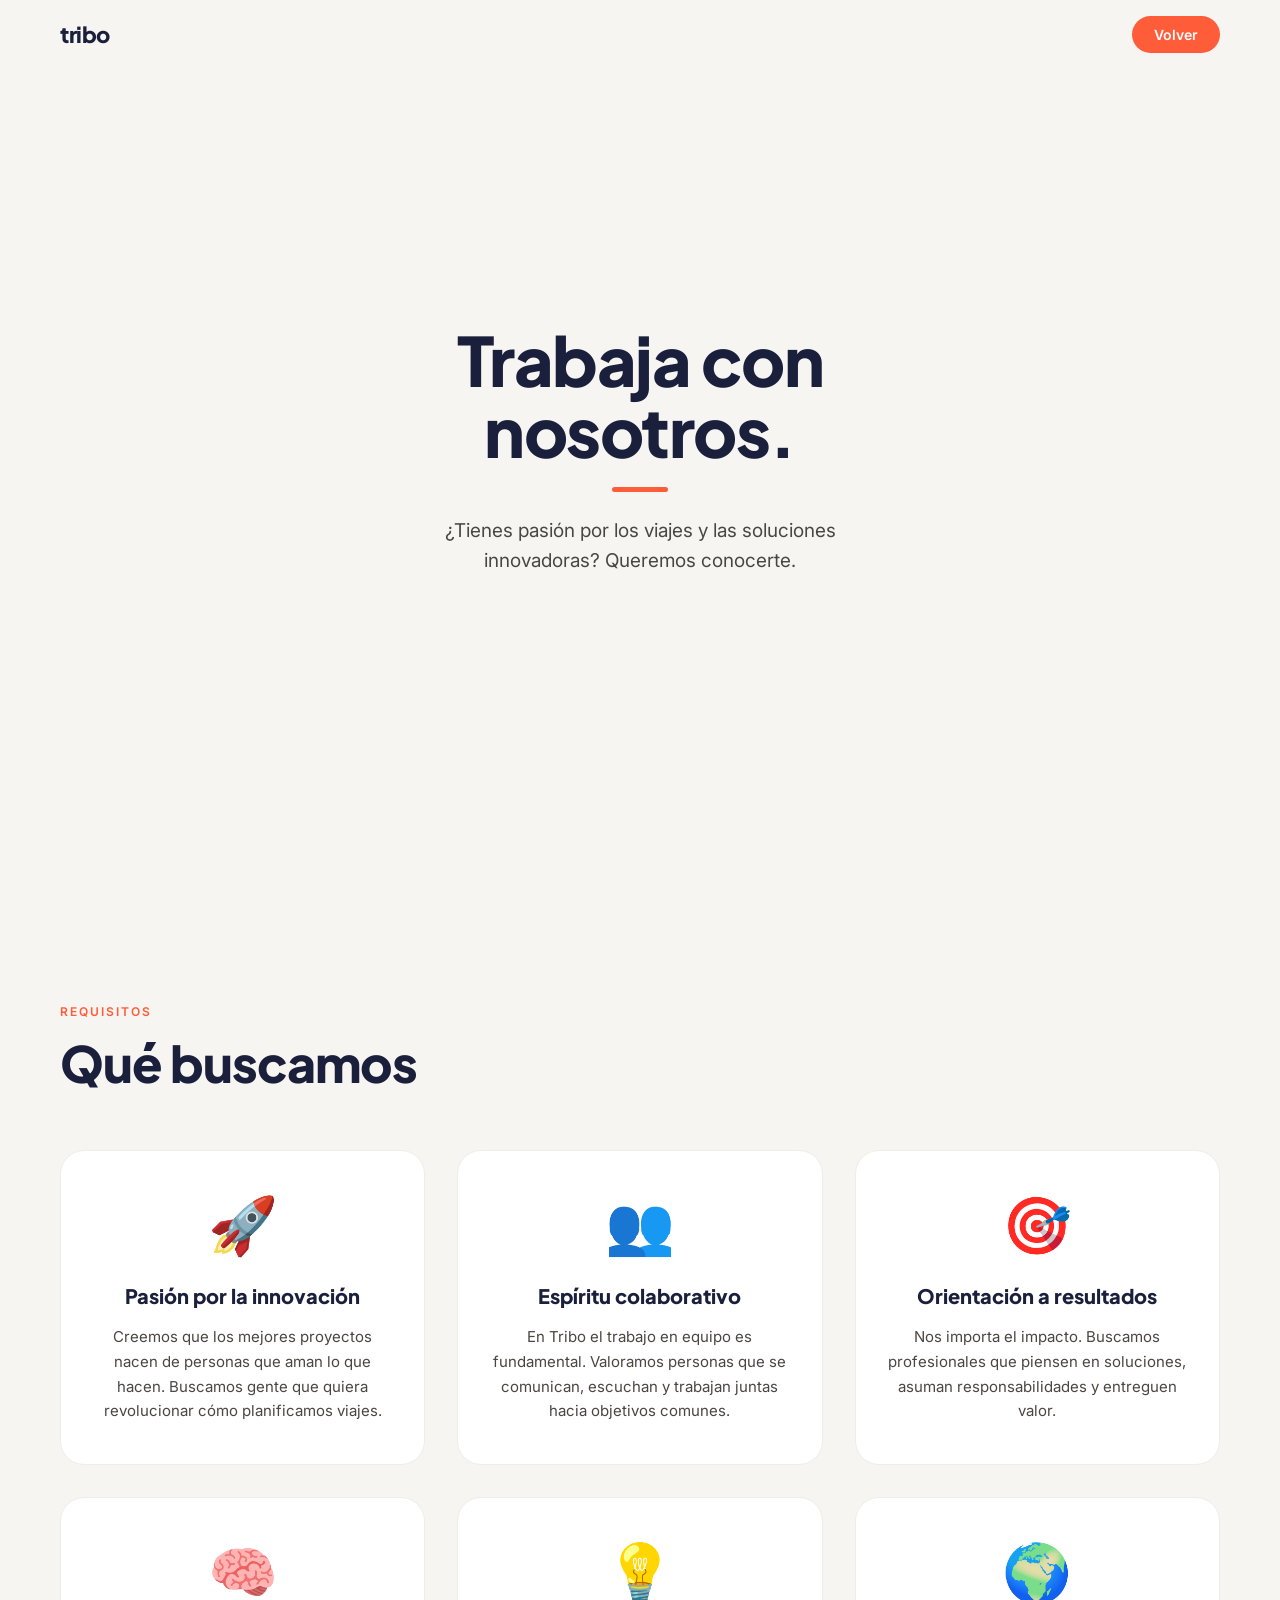
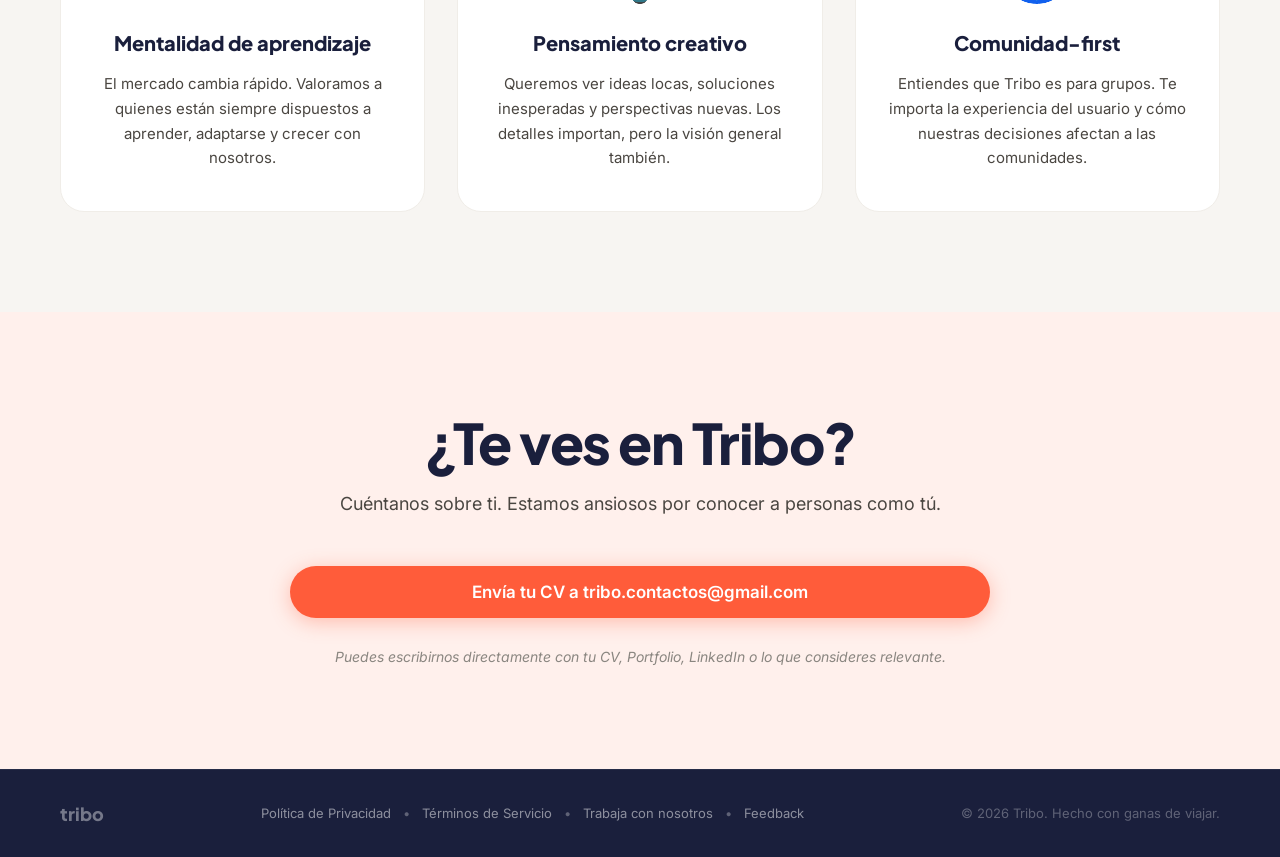
<file: trabaja-con-nosotros.html>
<!DOCTYPE html>
<html lang="es">
<head>
  <meta charset="UTF-8">
  <meta name="viewport" content="width=device-width, initial-scale=1.0">
  <title>Trabaja con nosotros — tribo</title>
  <meta name="description" content="¿Quieres ser parte de Tribo? Conoce los requisitos y ponte en contacto con nuestro equipo.">
  <meta property="og:title" content="Trabaja con nosotros — tribo">
  <meta property="og:description" content="¿Quieres ser parte de Tribo? Conoce los requisitos y ponte en contacto con nuestro equipo.">
  <meta property="og:type" content="website">
  <link rel="preconnect" href="https://fonts.googleapis.com">
  <link rel="preconnect" href="https://fonts.gstatic.com" crossorigin>
  <link rel="icon" type="image/png" href="Logo Tribo App.png">
  <link href="https://fonts.googleapis.com/css2?family=Plus+Jakarta+Sans:wght@700;800&family=Inter:wght@400;500;600&display=swap" rel="stylesheet">
  <link rel="stylesheet" href="styles.css">
</head>
<body>

  <!-- NAV -->
  <nav class="nav" id="nav">
    <div class="nav__inner">
      <a href="index.html" class="nav__logo">tribo</a>
      <a href="index.html" class="btn btn--nav">Volver</a>
    </div>
  </nav>

  <!-- HERO -->
  <section class="hero hero--work">
    <div class="hero__content reveal">
      <h1 class="hero__headline">Trabaja con nosotros.</h1>
      <p class="hero__sub">¿Tienes pasión por los viajes y las soluciones innovadoras? Queremos conocerte.</p>
    </div>
  </section>

  <!-- REQUISITOS -->
  <section class="section section--requirements">
    <div class="section__inner">
      <div class="section__header reveal">
        <span class="section__label">requisitos</span>
        <h2 class="section__title">Qué buscamos</h2>
      </div>

      <div class="requirements__grid">
        <div class="requirement-card reveal">
          <div class="requirement-card__icon">🚀</div>
          <h3 class="requirement-card__title">Pasión por la innovación</h3>
          <p class="requirement-card__desc">Creemos que los mejores proyectos nacen de personas que aman lo que hacen. Buscamos gente que quiera revolucionar cómo planificamos viajes.</p>
        </div>

        <div class="requirement-card reveal">
          <div class="requirement-card__icon">👥</div>
          <h3 class="requirement-card__title">Espíritu colaborativo</h3>
          <p class="requirement-card__desc">En Tribo el trabajo en equipo es fundamental. Valoramos personas que se comunican, escuchan y trabajan juntas hacia objetivos comunes.</p>
        </div>

        <div class="requirement-card reveal">
          <div class="requirement-card__icon">🎯</div>
          <h3 class="requirement-card__title">Orientación a resultados</h3>
          <p class="requirement-card__desc">Nos importa el impacto. Buscamos profesionales que piensen en soluciones, asuman responsabilidades y entreguen valor.</p>
        </div>

        <div class="requirement-card reveal">
          <div class="requirement-card__icon">🧠</div>
          <h3 class="requirement-card__title">Mentalidad de aprendizaje</h3>
          <p class="requirement-card__desc">El mercado cambia rápido. Valoramos a quienes están siempre dispuestos a aprender, adaptarse y crecer con nosotros.</p>
        </div>

        <div class="requirement-card reveal">
          <div class="requirement-card__icon">💡</div>
          <h3 class="requirement-card__title">Pensamiento creativo</h3>
          <p class="requirement-card__desc">Queremos ver ideas locas, soluciones inesperadas y perspectivas nuevas. Los detalles importan, pero la visión general también.</p>
        </div>

        <div class="requirement-card reveal">
          <div class="requirement-card__icon">🌍</div>
          <h3 class="requirement-card__title">Comunidad-first</h3>
          <p class="requirement-card__desc">Entiendes que Tribo es para grupos. Te importa la experiencia del usuario y cómo nuestras decisiones afectan a las comunidades.</p>
        </div>
      </div>
    </div>
  </section>

  <!-- CTA CONTACTO -->
  <section class="section section--contact-cta">
    <div class="section__inner">
      <div class="contact-cta reveal">
        <h2 class="contact-cta__title">¿Te ves en Tribo?</h2>
        <p class="contact-cta__sub">Cuéntanos sobre ti. Estamos ansiosos por conocer a personas como tú.</p>
        <div class="contact-cta__email">
          <a href="mailto:tribo.contactos@gmail.com" class="btn btn--primary">
            Envía tu CV a tribo.contactos@gmail.com
          </a>
        </div>
        <p class="contact-cta__note">Puedes escribirnos directamente con tu CV, Portfolio, LinkedIn o lo que consideres relevante.</p>
      </div>
    </div>
  </section>

  <!-- FOOTER -->
  <footer class="footer">
    <div class="footer__inner">
      <a href="index.html" class="footer__logo">tribo</a>
      <nav class="footer__links">
        <a href="privacidad.html" class="footer__link">Política de Privacidad</a>
        <span class="footer__separator">•</span>
        <a href="terminos.html" class="footer__link">Términos de Servicio</a>
        <span class="footer__separator">•</span>
        <a href="trabaja-con-nosotros.html" class="footer__link">Trabaja con nosotros</a>
        <span class="footer__separator">•</span>
        <a href="feedback.html" class="footer__link">Feedback</a>
      </nav>
      <p class="footer__copy">© 2026 Tribo. Hecho con ganas de viajar.</p>
    </div>
  </footer>

  <script src="main.js"></script>
</body>
</html>
</file>
<file: styles.css>
/* ============================================
   TRIBO LANDING — styles.css
   Design system fiel a la identidad de Tribo
   ============================================ */

/* --- VARIABLES --- */
:root {
  --coral:      #FF5C3A;
  --coral-dark: #E04828;
  --coral-pale: #FFF0EC;
  --navy:       #1A1F3C;
  --navy-mid:   #252B4A;
  --navy-light: #2E3560;
  --offwhite:   #F7F5F2;
  --mint:       #2DD4A0;
  --mint-pale:  #E6FAF4;
  --white:      #FFFFFF;
  --gray-100:   #F0EDE8;
  --gray-300:   #C8C4BC;
  --gray-500:   #8A8680;
  --gray-700:   #4A4641;

  --font-head: 'Plus Jakarta Sans', sans-serif;
  --font-body: 'Inter', sans-serif;

  --radius-sm:  8px;
  --radius-md:  14px;
  --radius-lg:  24px;
  --radius-xl:  36px;

  --max-w: 1160px;
  --section-pad: 100px 24px;
}

/* --- RESET --- */
*, *::before, *::after { box-sizing: border-box; margin: 0; padding: 0; }
html { scroll-behavior: smooth; }
body {
  font-family: var(--font-body);
  background: var(--offwhite);
  color: var(--navy);
  overflow-x: hidden;
  -webkit-font-smoothing: antialiased;
}
img { display: block; max-width: 100%; }
a { text-decoration: none; }

/* --- TIPOGRAFÍA BASE --- */
h1, h2, h3 { font-family: var(--font-head); font-weight: 800; line-height: 1.1; }
p { line-height: 1.65; }

/* ============================================
   NAV
   ============================================ */
.nav {
  position: fixed;
  top: 0; left: 0; right: 0;
  z-index: 100;
  padding: 0 24px;
  transition: background 0.3s ease, box-shadow 0.3s ease;
}
.nav.scrolled {
  background: rgba(247, 245, 242, 0.92);
  backdrop-filter: blur(12px);
  box-shadow: 0 1px 0 rgba(26, 31, 60, 0.08);
}
.nav__inner {
  max-width: var(--max-w);
  margin: 0 auto;
  height: 68px;
  display: flex;
  align-items: center;
  justify-content: space-between;
}
.nav__logo {
  font-family: var(--font-head);
  font-weight: 800;
  font-size: 22px;
  color: var(--navy);
  letter-spacing: -0.5px;
}

/* --- BOTONES --- */
.btn {
  display: inline-flex;
  align-items: center;
  justify-content: center;
  font-family: var(--font-body);
  font-weight: 600;
  font-size: 15px;
  border-radius: var(--radius-xl);
  cursor: pointer;
  transition: transform 0.18s ease, background 0.18s ease, box-shadow 0.18s ease;
  border: none;
  text-align: center;
}
.btn--nav {
  background: var(--coral);
  color: var(--white);
  padding: 10px 22px;
  font-size: 14px;
}
.btn--nav:hover {
  background: var(--coral-dark);
  transform: translateY(-1px);
}
.btn--primary {
  background: var(--coral);
  color: var(--white);
  padding: 16px 36px;
  font-size: 17px;
  width: 100%;
  box-shadow: 0 4px 20px rgba(255, 92, 58, 0.35);
}
.btn--primary:hover {
  background: var(--coral-dark);
  transform: translateY(-2px);
  box-shadow: 0 8px 28px rgba(255, 92, 58, 0.45);
}
.btn--primary:active {
  transform: translateY(0);
}
.btn--dark {
  background: var(--mint);
  color: var(--navy);
  padding: 16px 36px;
  font-size: 17px;
  width: 100%;
  box-shadow: 0 4px 20px rgba(45, 212, 160, 0.3);
}
.btn--dark:hover {
  background: #25c090;
  transform: translateY(-2px);
}

/* ============================================
   HERO
   ============================================ */
.hero {
  min-height: 100vh;
  display: flex;
  align-items: center;
  padding: 120px 24px 80px;
  max-width: var(--max-w);
  margin: 0 auto;
  gap: 60px;
}
.hero--work,
.hero--feedback {
  justify-content: center;
  text-align: center;
}
.hero__content {
  flex: 1;
  max-width: 560px;
}
.hero__headline {
  font-size: clamp(38px, 5.5vw, 68px);
  color: var(--navy);
  letter-spacing: -1.5px;
  margin-bottom: 24px;
  line-height: 1.05;
}
.hero__headline::after {
  content: '';
  display: block;
  width: 56px;
  height: 5px;
  background: var(--coral);
  border-radius: 3px;
  margin: 20px auto 0;
}
.hero__sub {
  font-size: 19px;
  color: var(--gray-700);
  margin-bottom: 40px;
  max-width: 460px;
  line-height: 1.6;
  margin-left: auto;
  margin-right: auto;
}
.hero__image {
  flex: 1;
  display: flex;
  justify-content: center;
  align-items: center;
}
.hero__img-wrapper {
  width: 100%;
  max-width: 440px;
  border-radius: var(--radius-lg);
  overflow: hidden;
  position: relative;
}
.hero__img-wrapper img {
  width: 100%;
  border-radius: var(--radius-lg);
}

/* --- FORM BLOCK --- */
.form-block {
  display: flex;
  flex-direction: column;
  gap: 12px;
}
.form-block__disclaimer {
  font-size: 13px;
  color: var(--gray-500);
  text-align: center;
}
.form-block--dark .form-block__disclaimer--dark {
  color: rgba(255,255,255,0.5);
}

/* ============================================
   SECTIONS — BASE
   ============================================ */
.section {
  padding: var(--section-pad);
}
.section__inner {
  max-width: var(--max-w);
  margin: 0 auto;
}
.section__inner--form {
  max-width: 600px;
}
.section__label {
  display: inline-block;
  font-family: var(--font-body);
  font-size: 12px;
  font-weight: 600;
  letter-spacing: 2px;
  text-transform: uppercase;
  color: var(--coral);
  margin-bottom: 16px;
}
.section__title {
  font-size: clamp(30px, 4vw, 50px);
  color: var(--navy);
  letter-spacing: -1px;
  margin-bottom: 60px;
}
.section__header {
  margin-bottom: 0;
}

/* ============================================
   EL PROBLEMA
   ============================================ */
.section--problem {
  background: var(--navy);
  padding: var(--section-pad);
}
.section--problem .section__label {
  color: var(--mint);
}
.section--problem .section__title {
  color: var(--white);
}
.problems__grid {
  display: grid;
  grid-template-columns: repeat(auto-fit, minmax(280px, 1fr));
  gap: 24px;
  margin-top: 56px;
}
.problem-card {
  background: var(--navy-mid);
  border: 1px solid rgba(255,255,255,0.07);
  border-radius: var(--radius-lg);
  padding: 36px 32px;
  display: flex;
  gap: 24px;
  align-items: flex-start;
  transition: transform 0.2s ease, border-color 0.2s ease;
}
.problem-card:hover {
  transform: translateY(-4px);
  border-color: rgba(255, 92, 58, 0.3);
}
.problem-card__number {
  font-family: var(--font-head);
  font-size: 42px;
  font-weight: 800;
  color: var(--coral);
  line-height: 1;
  min-width: 60px;
  opacity: 0.9;
}
.problem-card__headline {
  font-family: var(--font-head);
  font-size: 17px;
  font-weight: 700;
  color: var(--white);
  margin-bottom: 10px;
  line-height: 1.3;
}
.problem-card__body {
  font-size: 14px;
  color: rgba(255,255,255,0.45);
  line-height: 1.6;
}

/* ============================================
   LA SOLUCIÓN
   ============================================ */
.section--solution {
  background: var(--offwhite);
}
.step {
  display: flex;
  align-items: center;
  gap: 80px;
  margin-bottom: 100px;
}
.step:last-child { margin-bottom: 0; }
.step--reverse { flex-direction: row-reverse; }
.step__media { flex: 1; }
.step__img-wrapper {
  border-radius: var(--radius-lg);
  overflow: hidden;
  background: var(--gray-100);
  aspect-ratio: 4/3;
  display: flex;
  align-items: center;
  justify-content: center;
}
.step__img-wrapper img {
  width: 100%;
  height: 100%;
  object-fit: cover;
  border-radius: var(--radius-lg);
}
.step__content { flex: 1; }
.step__num {
  display: inline-block;
  font-family: var(--font-head);
  font-size: 13px;
  font-weight: 800;
  letter-spacing: 2px;
  color: var(--coral);
  background: var(--coral-pale);
  padding: 6px 14px;
  border-radius: var(--radius-xl);
  margin-bottom: 20px;
}
.step__title {
  font-size: clamp(24px, 3vw, 36px);
  color: var(--navy);
  margin-bottom: 16px;
  letter-spacing: -0.5px;
}
.step__body {
  font-size: 17px;
  color: var(--gray-700);
  line-height: 1.65;
  max-width: 380px;
}

/* ============================================
   PRUEBA SOCIAL
   ============================================ */
.section--social {
  background: var(--coral);
  padding: 80px 24px;
}
.social__block {
  max-width: var(--max-w);
  margin: 0 auto;
  text-align: center;
}
.section--social .section__label {
  color: rgba(255,255,255,0.7);
}
.social__title {
  font-size: clamp(28px, 4vw, 48px);
  color: var(--white);
  letter-spacing: -1px;
  margin-bottom: 40px;
}
.social__counter {
  margin: 0 auto 20px;
}
.social__number {
  font-family: var(--font-head);
  font-size: clamp(72px, 12vw, 140px);
  font-weight: 800;
  color: var(--white);
  letter-spacing: -4px;
  line-height: 1;
  display: block;
}
.social__sub {
  font-size: 18px;
  color: rgba(255,255,255,0.75);
  max-width: 400px;
  margin: 0 auto;
  line-height: 1.5;
}

/* ============================================
   CTA FINAL
   ============================================ */
.section--cta {
  background: var(--navy);
  padding: var(--section-pad);
}
.section__inner--cta {
  display: flex;
  align-items: center;
  gap: 80px;
}
.cta__content {
  flex: 1;
  max-width: 520px;
}
.cta__title {
  font-size: clamp(32px, 4.5vw, 56px);
  color: var(--white);
  letter-spacing: -1.5px;
  margin-bottom: 16px;
}
.cta__title::after {
  content: '';
  display: block;
  width: 48px;
  height: 4px;
  background: var(--mint);
  border-radius: 3px;
  margin-top: 18px;
}
.cta__sub {
  font-size: 18px;
  color: rgba(255,255,255,0.6);
  margin-bottom: 36px;
  line-height: 1.55;
}
.cta__image {
  flex: 1;
  display: flex;
  justify-content: center;
}
.cta__img-wrapper {
  width: 100%;
  max-width: 400px;
}
.cta__img-wrapper img {
  width: 100%;
  border-radius: var(--radius-lg);
}
.form-block--dark iframe {
  filter: invert(0);
}

/* ============================================
   REQUISITOS - Trabaja con nosotros
   ============================================ */
.section--requirements {
  background: var(--offwhite);
}
.requirements__grid {
  display: grid;
  grid-template-columns: repeat(auto-fit, minmax(300px, 1fr));
  gap: 32px;
  margin-top: 56px;
}
.requirement-card {
  background: var(--white);
  border: 1px solid var(--gray-100);
  border-radius: var(--radius-lg);
  padding: 40px 32px;
  text-align: center;
  transition: transform 0.2s ease, border-color 0.2s ease, box-shadow 0.2s ease;
}
.requirement-card:hover {
  transform: translateY(-8px);
  border-color: var(--coral);
  box-shadow: 0 12px 32px rgba(255, 92, 58, 0.15);
}
.requirement-card__icon {
  font-size: 56px;
  margin-bottom: 24px;
}
.requirement-card__title {
  font-size: 20px;
  color: var(--navy);
  margin-bottom: 16px;
  line-height: 1.3;
}
.requirement-card__desc {
  font-size: 15px;
  color: var(--gray-700);
  line-height: 1.65;
}

/* ============================================
   CONTACT CTA
   ============================================ */
.section--contact-cta {
  background: var(--coral-pale);
  padding: 100px 24px;
}
.contact-cta {
  max-width: 700px;
  margin: 0 auto;
  text-align: center;
}
.contact-cta__title {
  font-size: clamp(32px, 4.5vw, 56px);
  color: var(--navy);
  letter-spacing: -1.5px;
  margin-bottom: 16px;
}
.contact-cta__sub {
  font-size: 18px;
  color: var(--gray-700);
  margin-bottom: 48px;
  line-height: 1.6;
}
.contact-cta__email {
  margin-bottom: 28px;
}
.contact-cta__note {
  font-size: 14px;
  color: var(--gray-500);
  line-height: 1.6;
  font-style: italic;
}

/* ============================================
   FORMULARIO FEEDBACK
   ============================================ */
.section--feedback-form {
  background: var(--offwhite);
}
.feedback-form-container {
  background: var(--white);
  border-radius: var(--radius-lg);
  padding: 60px 48px;
  box-shadow: 0 4px 20px rgba(26, 31, 60, 0.08);
}
.feedback-form {
  display: flex;
  flex-direction: column;
  gap: 28px;
}
.feedback-form--active {
  display: flex;
}
.form-group {
  display: flex;
  flex-direction: column;
  gap: 10px;
}
.form-label {
  font-family: var(--font-body);
  font-weight: 600;
  font-size: 14px;
  color: var(--navy);
  text-transform: capitalize;
  letter-spacing: 0.5px;
}
.form-input {
  font-family: var(--font-body);
  font-size: 16px;
  padding: 14px 18px;
  border: 1px solid var(--gray-300);
  border-radius: var(--radius-md);
  color: var(--navy);
  background: var(--white);
  transition: border-color 0.2s ease, box-shadow 0.2s ease;
}
.form-input:focus {
  outline: none;
  border-color: var(--coral);
  box-shadow: 0 0 0 3px rgba(255, 92, 58, 0.1);
}
.form-input--textarea {
  resize: vertical;
  font-family: var(--font-body);
  min-height: 140px;
}

/* Mensaje de agradecimiento */
.thank-you-message {
  text-align: center;
  animation: fadeInScale 0.6s cubic-bezier(0.22, 1, 0.36, 1);
}
.thank-you-message__content {
  display: flex;
  flex-direction: column;
  align-items: center;
  gap: 24px;
}
.thank-you-message__icon {
  width: 80px;
  height: 80px;
  border-radius: 50%;
  background: var(--mint-pale);
  color: var(--mint);
  font-size: 40px;
  display: flex;
  align-items: center;
  justify-content: center;
  font-weight: 800;
}
.thank-you-message__title {
  font-size: 36px;
  color: var(--navy);
  letter-spacing: -1px;
}
.thank-you-message__text {
  font-size: 16px;
  color: var(--gray-700);
  line-height: 1.65;
  max-width: 500px;
}
.thank-you-message__text--secondary {
  color: var(--gray-500);
  font-style: italic;
}

@keyframes fadeInScale {
  from {
    opacity: 0;
    transform: scale(0.95);
  }
  to {
    opacity: 1;
    transform: scale(1);
  }
}

/* ============================================
   FOOTER
   ============================================ */
.footer {
  background: var(--navy);
  border-top: 1px solid rgba(255,255,255,0.06);
  padding: 32px 24px;
}
.footer__inner {
  max-width: var(--max-w);
  margin: 0 auto;
  display: flex;
  align-items: center;
  justify-content: space-between;
  gap: 24px;
}
.footer__logo {
  font-family: var(--font-head);
  font-weight: 800;
  font-size: 18px;
  color: rgba(255,255,255,0.4);
}
.footer__links {
  display: flex;
  align-items: center;
  justify-content: center;
  gap: 12px;
  flex: 1;
  flex-wrap: wrap;
}
.footer__link {
  font-size: 13px;
  color: rgba(255,255,255,0.5);
  transition: color 0.2s ease;
}
.footer__link:hover {
  color: rgba(255,255,255,0.7);
}
.footer__separator {
  color: rgba(255,255,255,0.3);
  font-size: 13px;
}
.footer__copy {
  font-size: 13px;
  color: rgba(255,255,255,0.3);
  white-space: nowrap;
}

/* ============================================
   PLACEHOLDERS (mientras no hay imágenes)
   ============================================ */
.img-placeholder {
  background: linear-gradient(135deg, var(--coral-pale) 0%, var(--gray-100) 100%);
  min-height: 320px;
  display: flex;
  align-items: center;
  justify-content: center;
  position: relative;
}
.img-placeholder::after {
  content: 'imagen próximamente';
  font-family: var(--font-body);
  font-size: 13px;
  font-weight: 500;
  color: var(--gray-500);
  letter-spacing: 1px;
  text-transform: uppercase;
}

/* ============================================
   ANIMACIONES DE SCROLL
   ============================================ */
.reveal {
  opacity: 0;
  transform: translateY(36px);
  transition: opacity 0.7s cubic-bezier(0.22, 1, 0.36, 1),
              transform 0.7s cubic-bezier(0.22, 1, 0.36, 1);
}
.reveal--right {
  transform: translateX(36px);
}
.reveal.visible {
  opacity: 1;
  transform: translate(0, 0);
}

/* ============================================
   RESPONSIVE
   ============================================ */
@media (max-width: 900px) {
  .hero {
    flex-direction: column;
    padding: 110px 24px 60px;
    text-align: center;
    gap: 48px;
  }
  .hero__headline::after { margin: 20px auto 0; }
  .hero__sub { margin: 0 auto 40px; }
  .hero__image { width: 100%; }
  .hero__img-wrapper { max-width: 100%; }

  .step, .step--reverse { flex-direction: column; gap: 40px; }
  .step__body { max-width: 100%; }

  .section__inner--cta { flex-direction: column; gap: 48px; }
  .cta__content { max-width: 100%; text-align: center; }
  .cta__title::after { margin: 18px auto 0; }

  .footer__inner { flex-direction: column; text-align: center; gap: 8px; }
  
  .feedback-form-container {
    padding: 40px 24px;
  }
  
  .requirements__grid {
    grid-template-columns: 1fr;
  }
}

@media (max-width: 600px) {
  :root { --section-pad: 72px 20px; }
  .nav__inner { padding: 0; }
  .btn--nav { display: none; }
  .problems__grid { grid-template-columns: 1fr; }
  .social__number { letter-spacing: -2px; }
  
  .feedback-form-container {
    padding: 32px 20px;
  }
  
  .contact-cta {
    text-align: center;
  }
}
</file>
<file: legal.css>
/* ============================================
   TRIBO LEGAL — legal.css
   Estilos compartidos para páginas legales.
   Se carga junto a styles.css
   ============================================ */

/* --- LAYOUT LEGAL --- */
.legal-page {
  padding-top: 68px; /* nav height */
}

.legal-header {
  background: var(--navy);
  padding: 56px 24px 48px;
}

.legal-header__inner {
  max-width: 800px;
  margin: 0 auto;
}

/* Breadcrumb */
.breadcrumb {
  display: flex;
  align-items: center;
  gap: 8px;
  font-size: 13px;
  color: rgba(255,255,255,0.4);
  margin-bottom: 24px;
  flex-wrap: wrap;
}
.breadcrumb a {
  color: rgba(255,255,255,0.4);
  transition: color 0.2s;
}
.breadcrumb a:hover { color: var(--coral); }
.breadcrumb__sep { opacity: 0.3; }
.breadcrumb__current { color: rgba(255,255,255,0.7); }

/* Título de la página */
.legal-header__title {
  font-size: clamp(28px, 5vw, 44px);
  color: var(--white);
  letter-spacing: -1px;
  margin-bottom: 20px;
}

/* Chip de fecha */
.legal-date-chip {
  display: inline-flex;
  align-items: center;
  gap: 6px;
  background: rgba(255,255,255,0.08);
  border: 1px solid rgba(255,255,255,0.12);
  border-radius: 100px;
  padding: 6px 14px;
  font-size: 12px;
  font-weight: 500;
  color: rgba(255,255,255,0.5);
  letter-spacing: 0.3px;
}
.legal-date-chip::before {
  content: '';
  width: 6px;
  height: 6px;
  border-radius: 50%;
  background: var(--mint);
  flex-shrink: 0;
}

/* Toggle de idioma */
.lang-toggle {
  display: flex;
  align-items: center;
  gap: 4px;
  background: rgba(255,255,255,0.08);
  border: 1px solid rgba(255,255,255,0.15);
  border-radius: 100px;
  padding: 4px;
  margin-left: auto;
  float: right;
  margin-bottom: 24px;
}
.lang-btn {
  font-family: var(--font-body);
  font-size: 12px;
  font-weight: 600;
  padding: 6px 14px;
  border-radius: 100px;
  border: none;
  cursor: pointer;
  transition: background 0.2s, color 0.2s;
  background: transparent;
  color: rgba(255,255,255,0.45);
  letter-spacing: 0.5px;
}
.lang-btn.active {
  background: var(--coral);
  color: var(--white);
}

/* --- CONTENIDO LEGAL --- */
.legal-body {
  padding: 60px 24px 100px;
  display: flex;
  gap: 48px;
  max-width: 1100px;
  margin: 0 auto;
  align-items: flex-start;
}

/* Índice lateral */
.legal-toc {
  width: 220px;
  flex-shrink: 0;
  position: sticky;
  top: 88px;
}
.legal-toc__title {
  font-size: 11px;
  font-weight: 600;
  letter-spacing: 1.5px;
  text-transform: uppercase;
  color: var(--gray-500);
  margin-bottom: 16px;
}
.legal-toc__list {
  list-style: none;
  display: flex;
  flex-direction: column;
  gap: 4px;
}
.legal-toc__list a {
  display: block;
  font-size: 13px;
  color: var(--gray-500);
  padding: 6px 10px;
  border-radius: var(--radius-sm);
  transition: background 0.15s, color 0.15s;
  line-height: 1.4;
}
.legal-toc__list a:hover,
.legal-toc__list a.active {
  background: var(--coral-pale);
  color: var(--coral);
}

/* Contenido principal */
.legal-content {
  flex: 1;
  max-width: 800px;
}

/* Secciones */
.legal-section {
  margin-bottom: 52px;
  padding-bottom: 52px;
  border-bottom: 1px solid var(--gray-100);
}
.legal-section:last-child {
  border-bottom: none;
  margin-bottom: 0;
}

.legal-section__title {
  font-size: 20px;
  font-weight: 700;
  color: var(--navy);
  margin-bottom: 16px;
  display: flex;
  align-items: baseline;
  gap: 12px;
  letter-spacing: -0.3px;
}
.legal-section__num {
  font-size: 13px;
  font-weight: 600;
  color: var(--coral);
  background: var(--coral-pale);
  padding: 3px 10px;
  border-radius: 100px;
  flex-shrink: 0;
}

.legal-section p {
  font-size: 15px;
  color: var(--gray-700);
  line-height: 1.75;
  margin-bottom: 14px;
}
.legal-section p:last-child { margin-bottom: 0; }

.legal-section ul,
.legal-section ol {
  padding-left: 20px;
  margin: 12px 0;
}
.legal-section li {
  font-size: 15px;
  color: var(--gray-700);
  line-height: 1.75;
  margin-bottom: 8px;
}
.legal-section a {
  color: var(--coral);
  text-decoration: underline;
  text-underline-offset: 3px;
}
.legal-section strong {
  font-weight: 600;
  color: var(--navy);
}

/* Tabla de terceros */
.legal-table {
  width: 100%;
  border-collapse: collapse;
  margin: 20px 0;
  font-size: 14px;
}
.legal-table th {
  background: var(--gray-100);
  color: var(--navy);
  font-weight: 600;
  padding: 12px 16px;
  text-align: left;
  font-size: 13px;
}
.legal-table td {
  padding: 12px 16px;
  color: var(--gray-700);
  border-bottom: 1px solid var(--gray-100);
  vertical-align: top;
}
.legal-table tr:last-child td { border-bottom: none; }
.legal-table td a { color: var(--coral); }

/* Callout informativo */
.legal-callout {
  background: var(--mint-pale);
  border-left: 3px solid var(--mint);
  border-radius: 0 var(--radius-sm) var(--radius-sm) 0;
  padding: 16px 20px;
  margin: 20px 0;
  font-size: 14px;
  color: var(--gray-700);
  line-height: 1.65;
}

/* --- RESPONSIVE --- */
@media (max-width: 900px) {
  .legal-body {
    flex-direction: column;
    gap: 32px;
  }
  .legal-toc {
    width: 100%;
    position: static;
    background: var(--gray-100);
    border-radius: var(--radius-md);
    padding: 20px;
  }
  .legal-toc__list {
    flex-direction: row;
    flex-wrap: wrap;
    gap: 6px;
  }
  .legal-toc__list a {
    font-size: 12px;
  }
}

@media (max-width: 600px) {
  .legal-header { padding: 40px 20px 36px; }
  .legal-body { padding: 40px 20px 72px; }
  .legal-section { margin-bottom: 36px; padding-bottom: 36px; }
  .legal-table { font-size: 13px; }
  .legal-table th, .legal-table td { padding: 10px 12px; }
}
</file>
